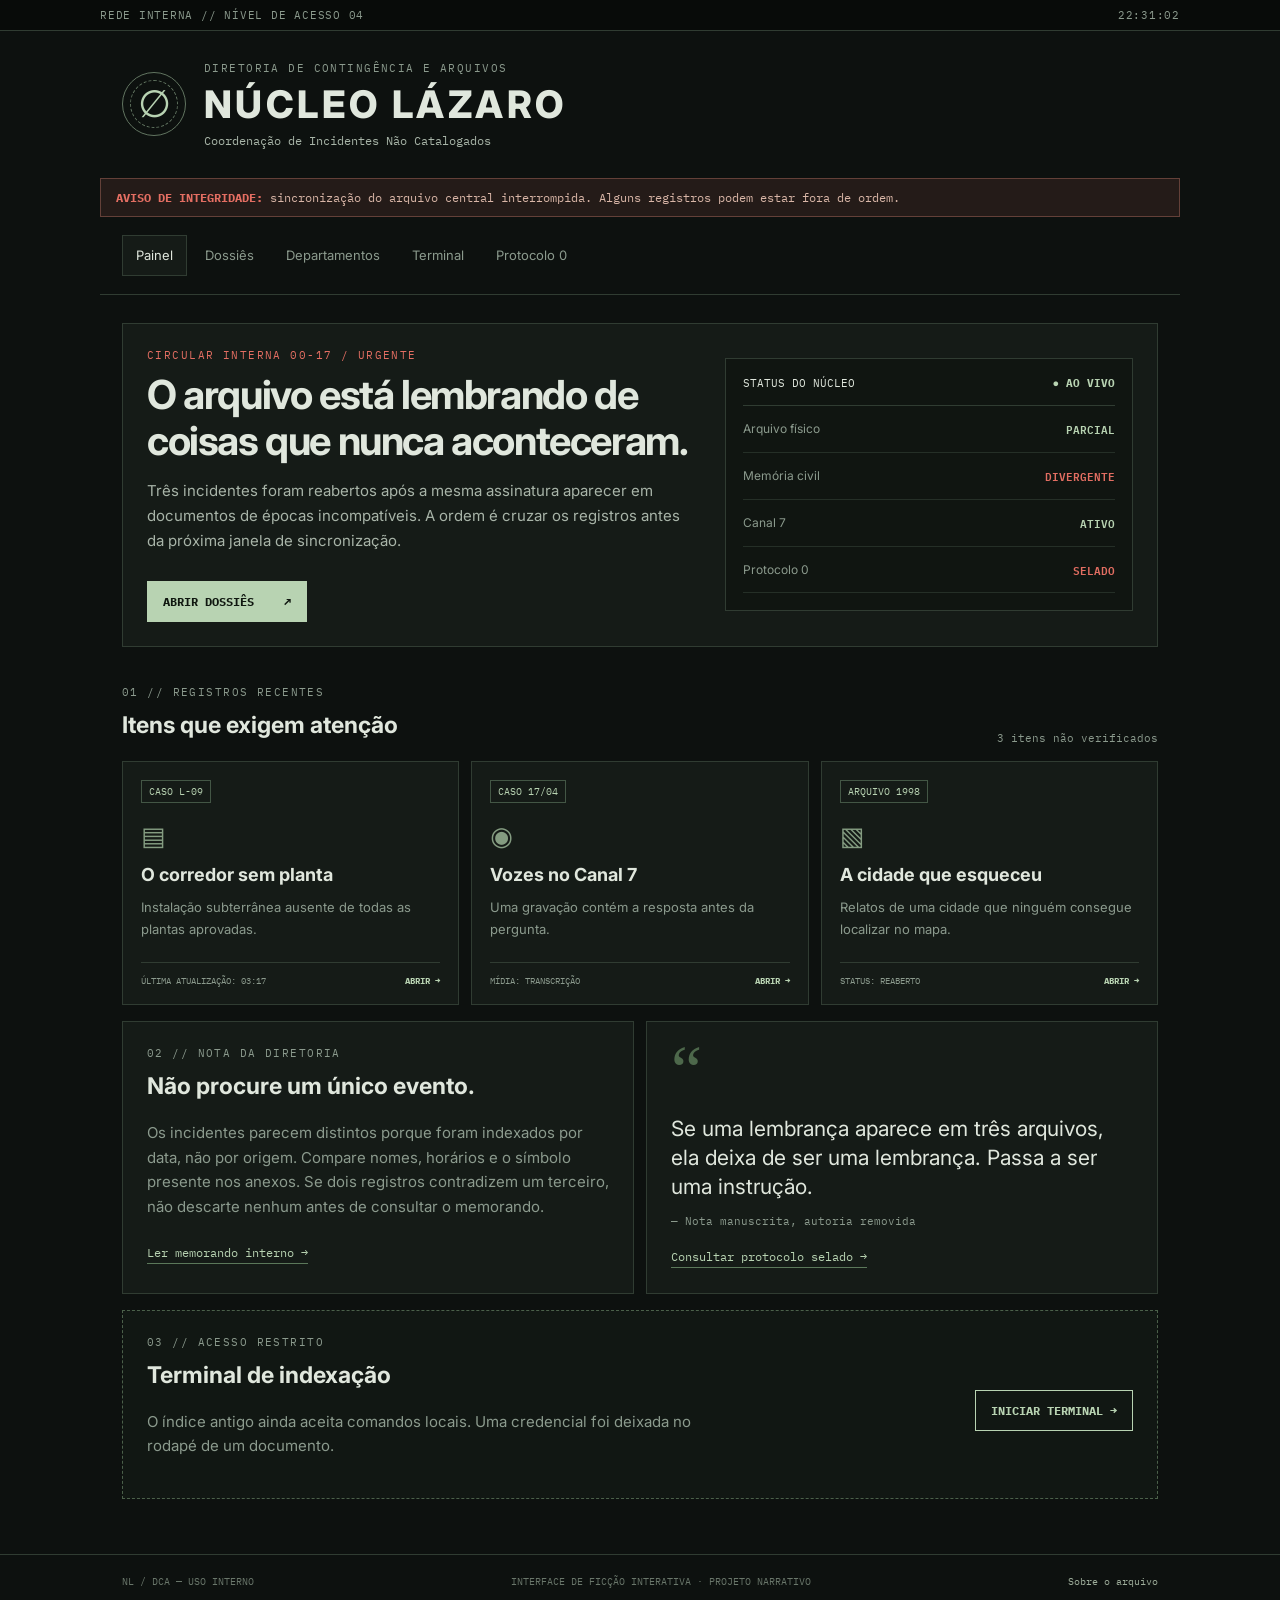
<file: index.html>
<!doctype html>
<html lang="pt-BR">
<head>
<meta charset="utf-8"><meta name="viewport" content="width=device-width,initial-scale=1">
<meta name="theme-color" content="#111713">
<title>INTRANET // NÚCLEO LÁZARO</title><link rel="stylesheet" href="style.css">
</head>
<body>
<div class="topline"><span>REDE INTERNA // NÍVEL DE ACESSO 04</span><span id="clock">00:00:00</span></div>
<header class="masthead">
  <div class="seal" aria-hidden="true"><span>∅</span><i></i></div>
  <div><p class="eyebrow">DIRETORIA DE CONTINGÊNCIA E ARQUIVOS</p><h1>NÚCLEO LÁZARO</h1><p class="subhead">Coordenação de Incidentes Não Catalogados</p></div>
</header>
<div class="warning"><strong>AVISO DE INTEGRIDADE:</strong> sincronização do arquivo central interrompida. Alguns registros podem estar fora de ordem.</div>
<nav class="nav"><a class="active" href="index.html">Painel</a><a href="dossies.html">Dossiês</a><a href="departamentos.html">Departamentos</a><a href="terminal.html">Terminal</a><a href="protocolo.html">Protocolo 0</a></nav>
<main>
<section class="hero panel">
  <div><p class="eyebrow red">CIRCULAR INTERNA 00-17 / URGENTE</p><h2>O arquivo está lembrando de coisas que nunca aconteceram.</h2><p>Três incidentes foram reabertos após a mesma assinatura aparecer em documentos de épocas incompatíveis. A ordem é cruzar os registros antes da próxima janela de sincronização.</p><a class="button" href="dossies.html">ABRIR DOSSIÊS <span>↗</span></a></div>
  <div class="statusbox"><div class="statushead"><span>STATUS DO NÚCLEO</span><b class="pulse">● AO VIVO</b></div><div class="statusrow"><span>Arquivo físico</span><b>PARCIAL</b></div><div class="statusrow"><span>Memória civil</span><b class="red">DIVERGENTE</b></div><div class="statusrow"><span>Canal 7</span><b>ATIVO</b></div><div class="statusrow"><span>Protocolo 0</span><b class="red">SELADO</b></div></div>
</section>
<section class="section-head"><div><p class="eyebrow">01 // REGISTROS RECENTES</p><h2>Itens que exigem atenção</h2></div><span class="muted">3 itens não verificados</span></section>
<div class="cards">
<a class="file-card" href="dossie-l09.html"><span class="tag">CASO L-09</span><span class="file-icon">▤</span><h3>O corredor sem planta</h3><p>Instalação subterrânea ausente de todas as plantas aprovadas.</p><span class="card-foot">ÚLTIMA ATUALIZAÇÃO: 03:17 <b>ABRIR →</b></span></a>
<a class="file-card" href="dossie-17.html"><span class="tag">CASO 17/04</span><span class="file-icon">◉</span><h3>Vozes no Canal 7</h3><p>Uma gravação contém a resposta antes da pergunta.</p><span class="card-foot">MÍDIA: TRANSCRIÇÃO <b>ABRIR →</b></span></a>
<a class="file-card" href="dossie-1998.html"><span class="tag">ARQUIVO 1998</span><span class="file-icon">▧</span><h3>A cidade que esqueceu</h3><p>Relatos de uma cidade que ninguém consegue localizar no mapa.</p><span class="card-foot">STATUS: REABERTO <b>ABRIR →</b></span></a>
</div>
<section class="split">
<div class="panel"><p class="eyebrow">02 // NOTA DA DIRETORIA</p><h2>Não procure um único evento.</h2><p>Os incidentes parecem distintos porque foram indexados por data, não por origem. Compare nomes, horários e o símbolo presente nos anexos. Se dois registros contradizem um terceiro, não descarte nenhum antes de consultar o memorando.</p><a class="textlink" href="memorando.html">Ler memorando interno →</a></div>
<div class="panel quote"><span class="quote-mark">“</span><blockquote>Se uma lembrança aparece em três arquivos, ela deixa de ser uma lembrança. Passa a ser uma instrução.</blockquote><p>— Nota manuscrita, autoria removida</p><a class="textlink" href="protocolo.html">Consultar protocolo selado →</a></div>
</section>
<section class="terminal-teaser"><div><p class="eyebrow">03 // ACESSO RESTRITO</p><h2>Terminal de indexação</h2><p>O índice antigo ainda aceita comandos locais. Uma credencial foi deixada no rodapé de um documento.</p></div><a class="button secondary" href="terminal.html">INICIAR TERMINAL →</a></section>
</main>
<footer><span>NL / DCA — USO INTERNO</span><span>INTERFACE DE FICÇÃO INTERATIVA · PROJETO NARRATIVO</span><a href="sobre.html">Sobre o arquivo</a></footer>
<script src="app.js"></script>
</body></html>
</file>
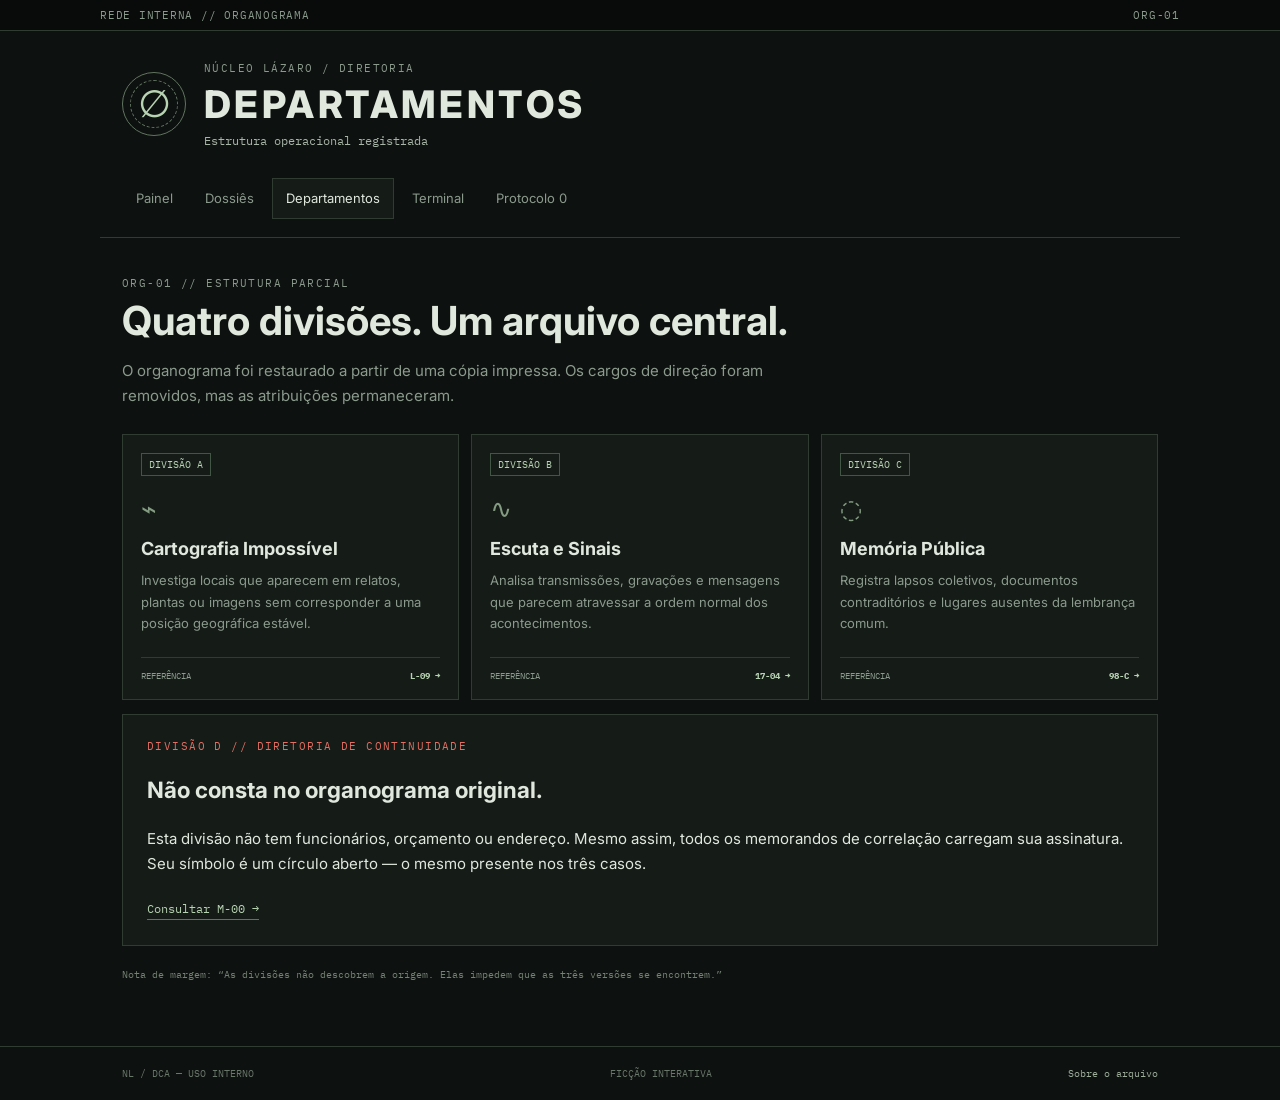
<file: departamentos.html>
<!doctype html><html lang="pt-BR"><head><meta charset="utf-8"><meta name="viewport" content="width=device-width,initial-scale=1"><title>Departamentos // NL</title><link rel="stylesheet" href="style.css"></head><body><div class="topline"><span>REDE INTERNA // ORGANOGRAMA</span><span>ORG-01</span></div><header class="masthead"><div class="seal"><span>∅</span><i></i></div><div><p class="eyebrow">NÚCLEO LÁZARO / DIRETORIA</p><h1>DEPARTAMENTOS</h1><p class="subhead">Estrutura operacional registrada</p></div></header><nav class="nav"><a href="index.html">Painel</a><a href="dossies.html">Dossiês</a><a class="active" href="departamentos.html">Departamentos</a><a href="terminal.html">Terminal</a><a href="protocolo.html">Protocolo 0</a></nav><main><div class="page-title"><p class="eyebrow">ORG-01 // ESTRUTURA PARCIAL</p><h2>Quatro divisões. Um arquivo central.</h2><p>O organograma foi restaurado a partir de uma cópia impressa. Os cargos de direção foram removidos, mas as atribuições permaneceram.</p></div><div class="cards">
<a class="file-card" href="dossie-l09.html"><span class="tag">DIVISÃO A</span><span class="file-icon">⌁</span><h3>Cartografia Impossível</h3><p>Investiga locais que aparecem em relatos, plantas ou imagens sem corresponder a uma posição geográfica estável.</p><span class="card-foot">REFERÊNCIA <b>L-09 →</b></span></a>
<a class="file-card" href="dossie-17.html"><span class="tag">DIVISÃO B</span><span class="file-icon">∿</span><h3>Escuta e Sinais</h3><p>Analisa transmissões, gravações e mensagens que parecem atravessar a ordem normal dos acontecimentos.</p><span class="card-foot">REFERÊNCIA <b>17-04 →</b></span></a>
<a class="file-card" href="dossie-1998.html"><span class="tag">DIVISÃO C</span><span class="file-icon">◌</span><h3>Memória Pública</h3><p>Registra lapsos coletivos, documentos contraditórios e lugares ausentes da lembrança comum.</p><span class="card-foot">REFERÊNCIA <b>98-C →</b></span></a></div><section class="panel" style="margin-top:14px"><p class="eyebrow red">DIVISÃO D // DIRETORIA DE CONTINUIDADE</p><h2>Não consta no organograma original.</h2><p>Esta divisão não tem funcionários, orçamento ou endereço. Mesmo assim, todos os memorandos de correlação carregam sua assinatura. Seu símbolo é um círculo aberto — o mesmo presente nos três casos.</p><a class="textlink" href="memorando.html">Consultar M-00 →</a></section><p class="footnote">Nota de margem: “As divisões não descobrem a origem. Elas impedem que as três versões se encontrem.”</p></main><footer><span>NL / DCA — USO INTERNO</span><span>FICÇÃO INTERATIVA</span><a href="sobre.html">Sobre o arquivo</a></footer></body></html>
</file>
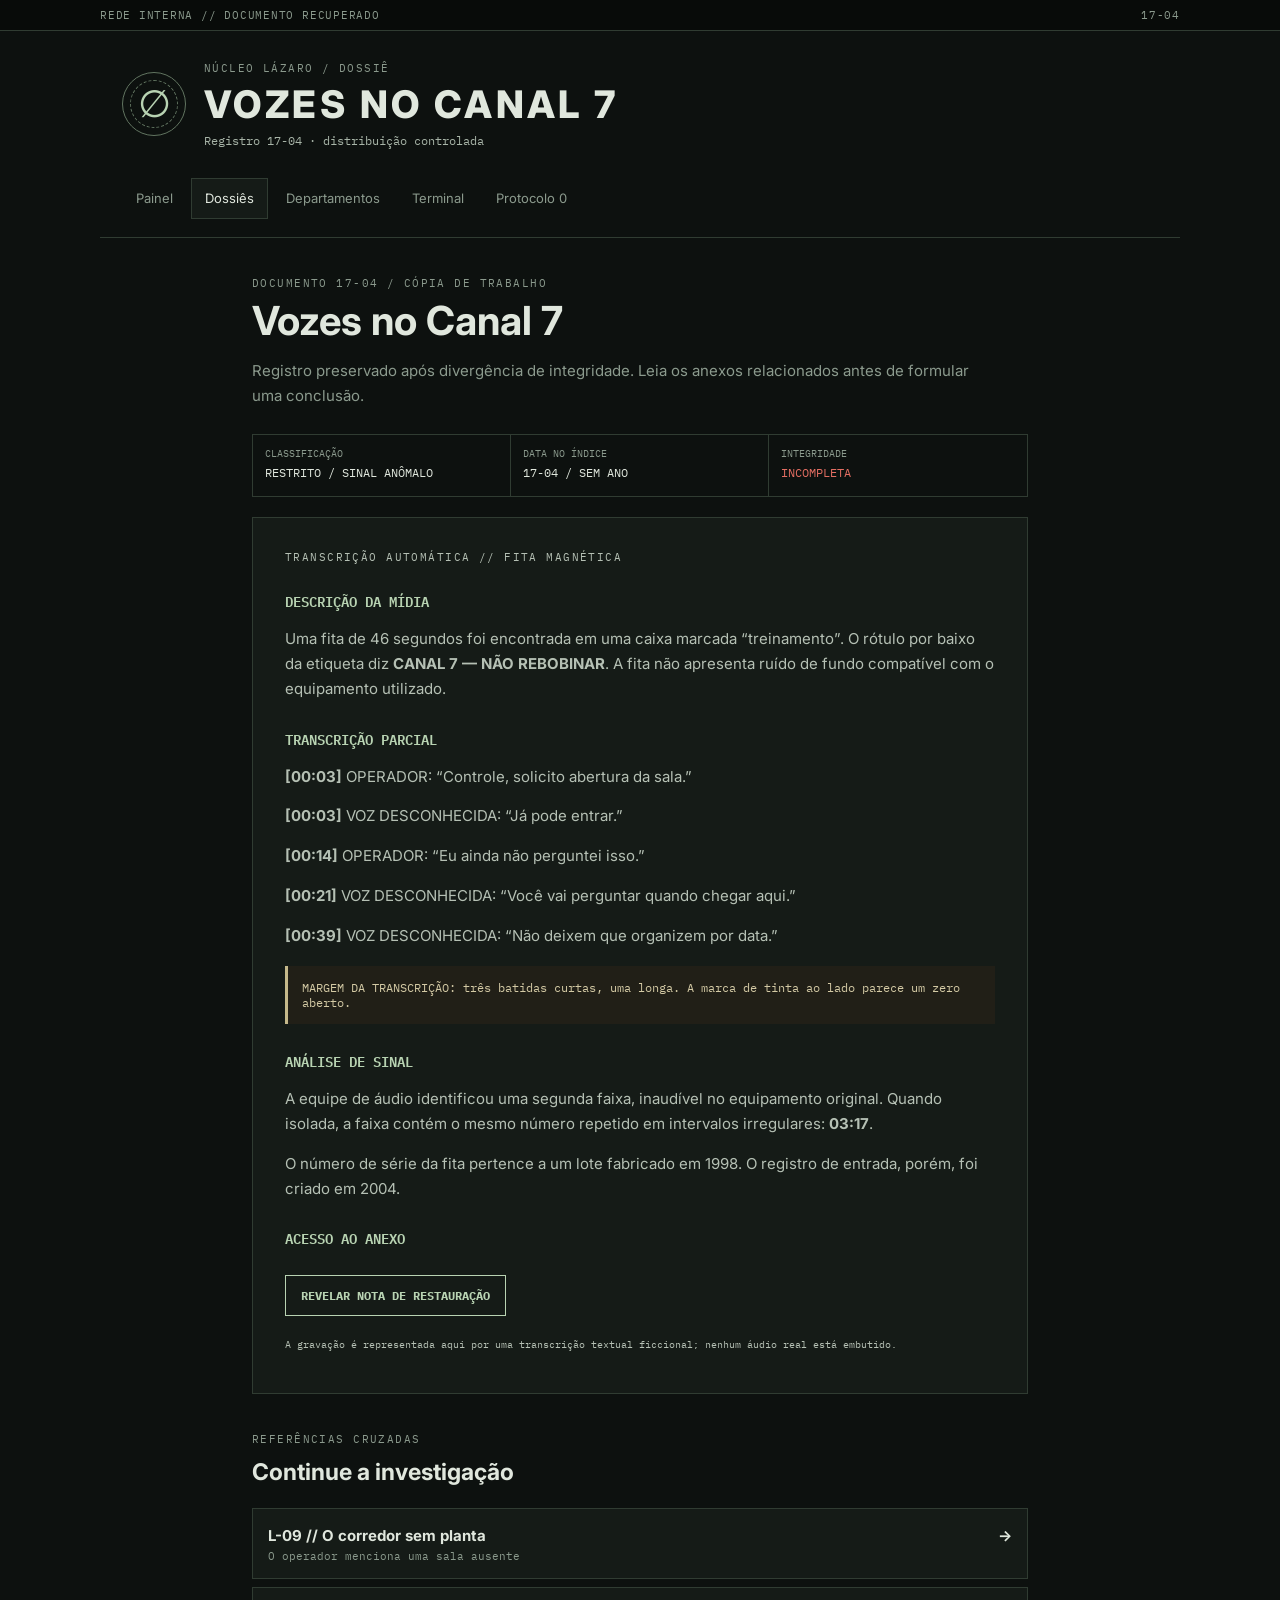
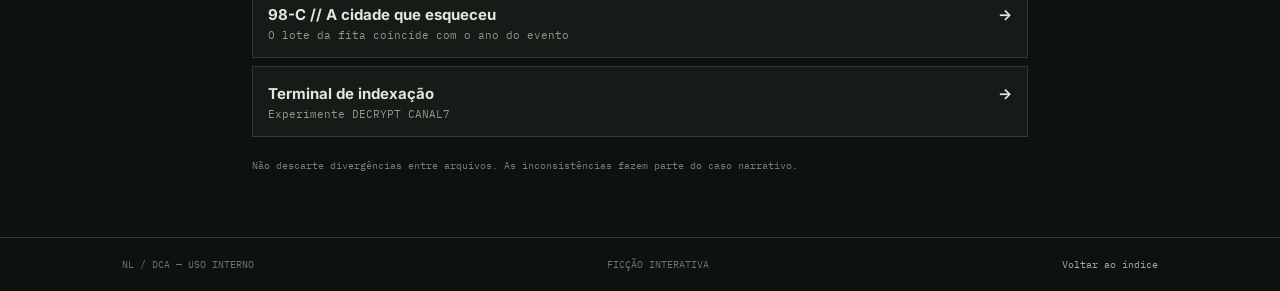
<file: dossie-17.html>
<!doctype html><html lang="pt-BR"><head><meta charset="utf-8"><meta name="viewport" content="width=device-width,initial-scale=1"><title>17-04 // Vozes no Canal 7</title><link rel="stylesheet" href="style.css"></head><body>
<div class="topline"><span>REDE INTERNA // DOCUMENTO RECUPERADO</span><span>17-04</span></div><header class="masthead"><div class="seal"><span>∅</span><i></i></div><div><p class="eyebrow">NÚCLEO LÁZARO / DOSSIÊ</p><h1>VOZES NO CANAL 7</h1><p class="subhead">Registro 17-04 · distribuição controlada</p></div></header>
<nav class="nav"><a href="index.html">Painel</a><a class="active" href="dossies.html">Dossiês</a><a href="departamentos.html">Departamentos</a><a href="terminal.html">Terminal</a><a href="protocolo.html">Protocolo 0</a></nav><main class="document">
<div class="page-title"><p class="eyebrow">DOCUMENTO 17-04 / CÓPIA DE TRABALHO</p><h2>Vozes no Canal 7</h2><p>Registro preservado após divergência de integridade. Leia os anexos relacionados antes de formular uma conclusão.</p></div>
<div class="doc-meta"><div><small>CLASSIFICAÇÃO</small><b>RESTRITO / SINAL ANÔMALO</b></div><div><small>DATA NO ÍNDICE</small><b>17-04 / SEM ANO</b></div><div><small>INTEGRIDADE</small><b class="red">INCOMPLETA</b></div></div>
<article class="doc-body">
<p class="eyebrow">TRANSCRIÇÃO AUTOMÁTICA // FITA MAGNÉTICA</p><h3>DESCRIÇÃO DA MÍDIA</h3><p>Uma fita de 46 segundos foi encontrada em uma caixa marcada “treinamento”. O rótulo por baixo da etiqueta diz <b>CANAL 7 — NÃO REBOBINAR</b>. A fita não apresenta ruído de fundo compatível com o equipamento utilizado.</p>
<h3>TRANSCRIÇÃO PARCIAL</h3><p><b>[00:03]</b> OPERADOR: “Controle, solicito abertura da sala.”</p><p><b>[00:03]</b> VOZ DESCONHECIDA: “Já pode entrar.”</p><p><b>[00:14]</b> OPERADOR: “Eu ainda não perguntei isso.”</p><p><b>[00:21]</b> VOZ DESCONHECIDA: “Você vai perguntar quando chegar aqui.”</p><p><b>[00:39]</b> VOZ DESCONHECIDA: “Não deixem que organizem por data.”</p>
<div class="clue">MARGEM DA TRANSCRIÇÃO: três batidas curtas, uma longa. A marca de tinta ao lado parece um zero aberto.</div>
<h3>ANÁLISE DE SINAL</h3><p>A equipe de áudio identificou uma segunda faixa, inaudível no equipamento original. Quando isolada, a faixa contém o mesmo número repetido em intervalos irregulares: <b>03:17</b>.</p><p>O número de série da fita pertence a um lote fabricado em 1998. O registro de entrada, porém, foi criado em 2004.</p>
<h3>ACESSO AO ANEXO</h3><button class="button secondary" type="button" data-reveal="annex">REVELAR NOTA DE RESTAURAÇÃO</button><div id="annex" class="clue hidden">“O sinal não vem de um transmissor. A antena está recebendo o lado de dentro do arquivo.”</div>
<p class="footnote">A gravação é representada aqui por uma transcrição textual ficcional; nenhum áudio real está embutido.</p></article>
<div class="section-head"><div><p class="eyebrow">REFERÊNCIAS CRUZADAS</p><h2>Continue a investigação</h2></div></div><div class="links-list"><a href="dossie-l09.html"><span><b>L-09 // O corredor sem planta</b><small>O operador menciona uma sala ausente</small></span><b>→</b></a><a href="dossie-1998.html"><span><b>98-C // A cidade que esqueceu</b><small>O lote da fita coincide com o ano do evento</small></span><b>→</b></a><a href="terminal.html"><span><b>Terminal de indexação</b><small>Experimente DECRYPT CANAL7</small></span><b>→</b></a></div><p class="footnote">Não descarte divergências entre arquivos. As inconsistências fazem parte do caso narrativo.</p></main><footer><span>NL / DCA — USO INTERNO</span><span>FICÇÃO INTERATIVA</span><a href="dossies.html">Voltar ao índice</a></footer><script src="app.js"></script></body></html>
</file>
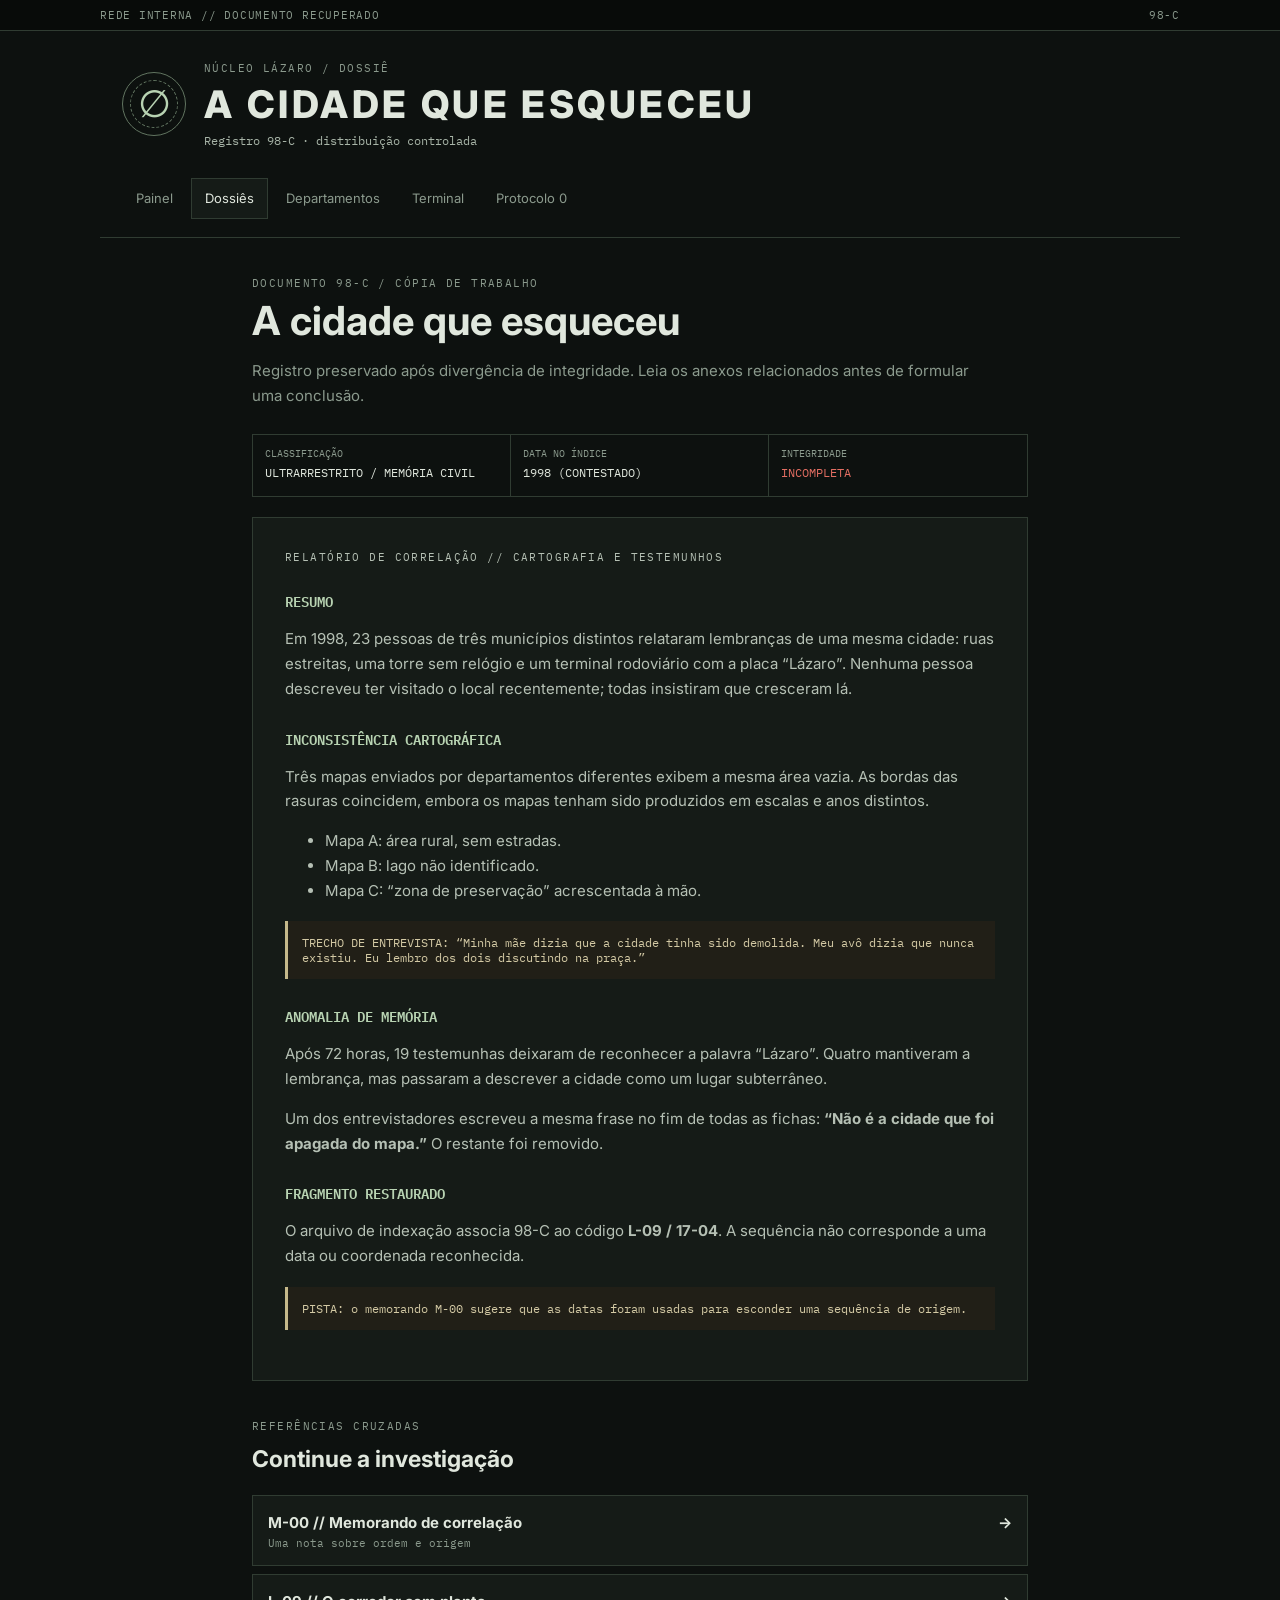
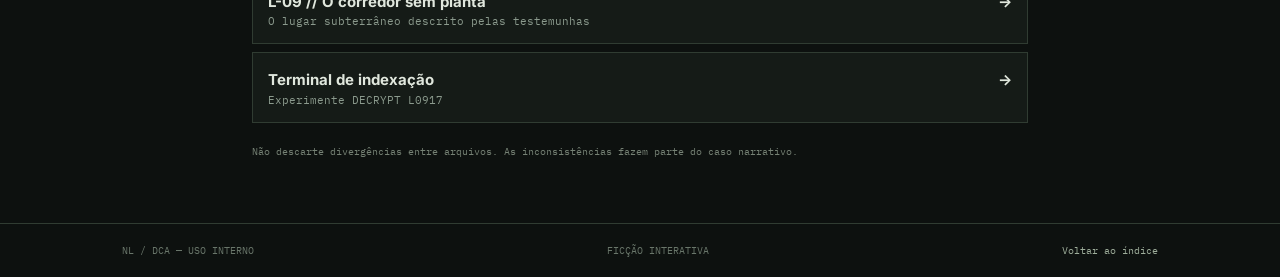
<file: dossie-1998.html>
<!doctype html><html lang="pt-BR"><head><meta charset="utf-8"><meta name="viewport" content="width=device-width,initial-scale=1"><title>98-C // A cidade que esqueceu</title><link rel="stylesheet" href="style.css"></head><body>
<div class="topline"><span>REDE INTERNA // DOCUMENTO RECUPERADO</span><span>98-C</span></div><header class="masthead"><div class="seal"><span>∅</span><i></i></div><div><p class="eyebrow">NÚCLEO LÁZARO / DOSSIÊ</p><h1>A CIDADE QUE ESQUECEU</h1><p class="subhead">Registro 98-C · distribuição controlada</p></div></header>
<nav class="nav"><a href="index.html">Painel</a><a class="active" href="dossies.html">Dossiês</a><a href="departamentos.html">Departamentos</a><a href="terminal.html">Terminal</a><a href="protocolo.html">Protocolo 0</a></nav><main class="document">
<div class="page-title"><p class="eyebrow">DOCUMENTO 98-C / CÓPIA DE TRABALHO</p><h2>A cidade que esqueceu</h2><p>Registro preservado após divergência de integridade. Leia os anexos relacionados antes de formular uma conclusão.</p></div>
<div class="doc-meta"><div><small>CLASSIFICAÇÃO</small><b>ULTRARRESTRITO / MEMÓRIA CIVIL</b></div><div><small>DATA NO ÍNDICE</small><b>1998 (CONTESTADO)</b></div><div><small>INTEGRIDADE</small><b class="red">INCOMPLETA</b></div></div>
<article class="doc-body">
<p class="eyebrow">RELATÓRIO DE CORRELAÇÃO // CARTOGRAFIA E TESTEMUNHOS</p><h3>RESUMO</h3><p>Em 1998, 23 pessoas de três municípios distintos relataram lembranças de uma mesma cidade: ruas estreitas, uma torre sem relógio e um terminal rodoviário com a placa “Lázaro”. Nenhuma pessoa descreveu ter visitado o local recentemente; todas insistiram que cresceram lá.</p>
<h3>INCONSISTÊNCIA CARTOGRÁFICA</h3><p>Três mapas enviados por departamentos diferentes exibem a mesma área vazia. As bordas das rasuras coincidem, embora os mapas tenham sido produzidos em escalas e anos distintos.</p><ul><li>Mapa A: área rural, sem estradas.</li><li>Mapa B: lago não identificado.</li><li>Mapa C: “zona de preservação” acrescentada à mão.</li></ul>
<div class="clue">TRECHO DE ENTREVISTA: “Minha mãe dizia que a cidade tinha sido demolida. Meu avô dizia que nunca existiu. Eu lembro dos dois discutindo na praça.”</div>
<h3>ANOMALIA DE MEMÓRIA</h3><p>Após 72 horas, 19 testemunhas deixaram de reconhecer a palavra “Lázaro”. Quatro mantiveram a lembrança, mas passaram a descrever a cidade como um lugar subterrâneo.</p><p>Um dos entrevistadores escreveu a mesma frase no fim de todas as fichas: <b>“Não é a cidade que foi apagada do mapa.”</b> O restante foi removido.</p>
<h3>FRAGMENTO RESTAURADO</h3><p>O arquivo de indexação associa 98-C ao código <b>L-09 / 17-04</b>. A sequência não corresponde a uma data ou coordenada reconhecida.</p>
<div class="clue">PISTA: o memorando M-00 sugere que as datas foram usadas para esconder uma sequência de origem.</div></article>
<div class="section-head"><div><p class="eyebrow">REFERÊNCIAS CRUZADAS</p><h2>Continue a investigação</h2></div></div><div class="links-list"><a href="memorando.html"><span><b>M-00 // Memorando de correlação</b><small>Uma nota sobre ordem e origem</small></span><b>→</b></a><a href="dossie-l09.html"><span><b>L-09 // O corredor sem planta</b><small>O lugar subterrâneo descrito pelas testemunhas</small></span><b>→</b></a><a href="terminal.html"><span><b>Terminal de indexação</b><small>Experimente DECRYPT L0917</small></span><b>→</b></a></div><p class="footnote">Não descarte divergências entre arquivos. As inconsistências fazem parte do caso narrativo.</p></main><footer><span>NL / DCA — USO INTERNO</span><span>FICÇÃO INTERATIVA</span><a href="dossies.html">Voltar ao índice</a></footer><script src="app.js"></script></body></html>
</file>
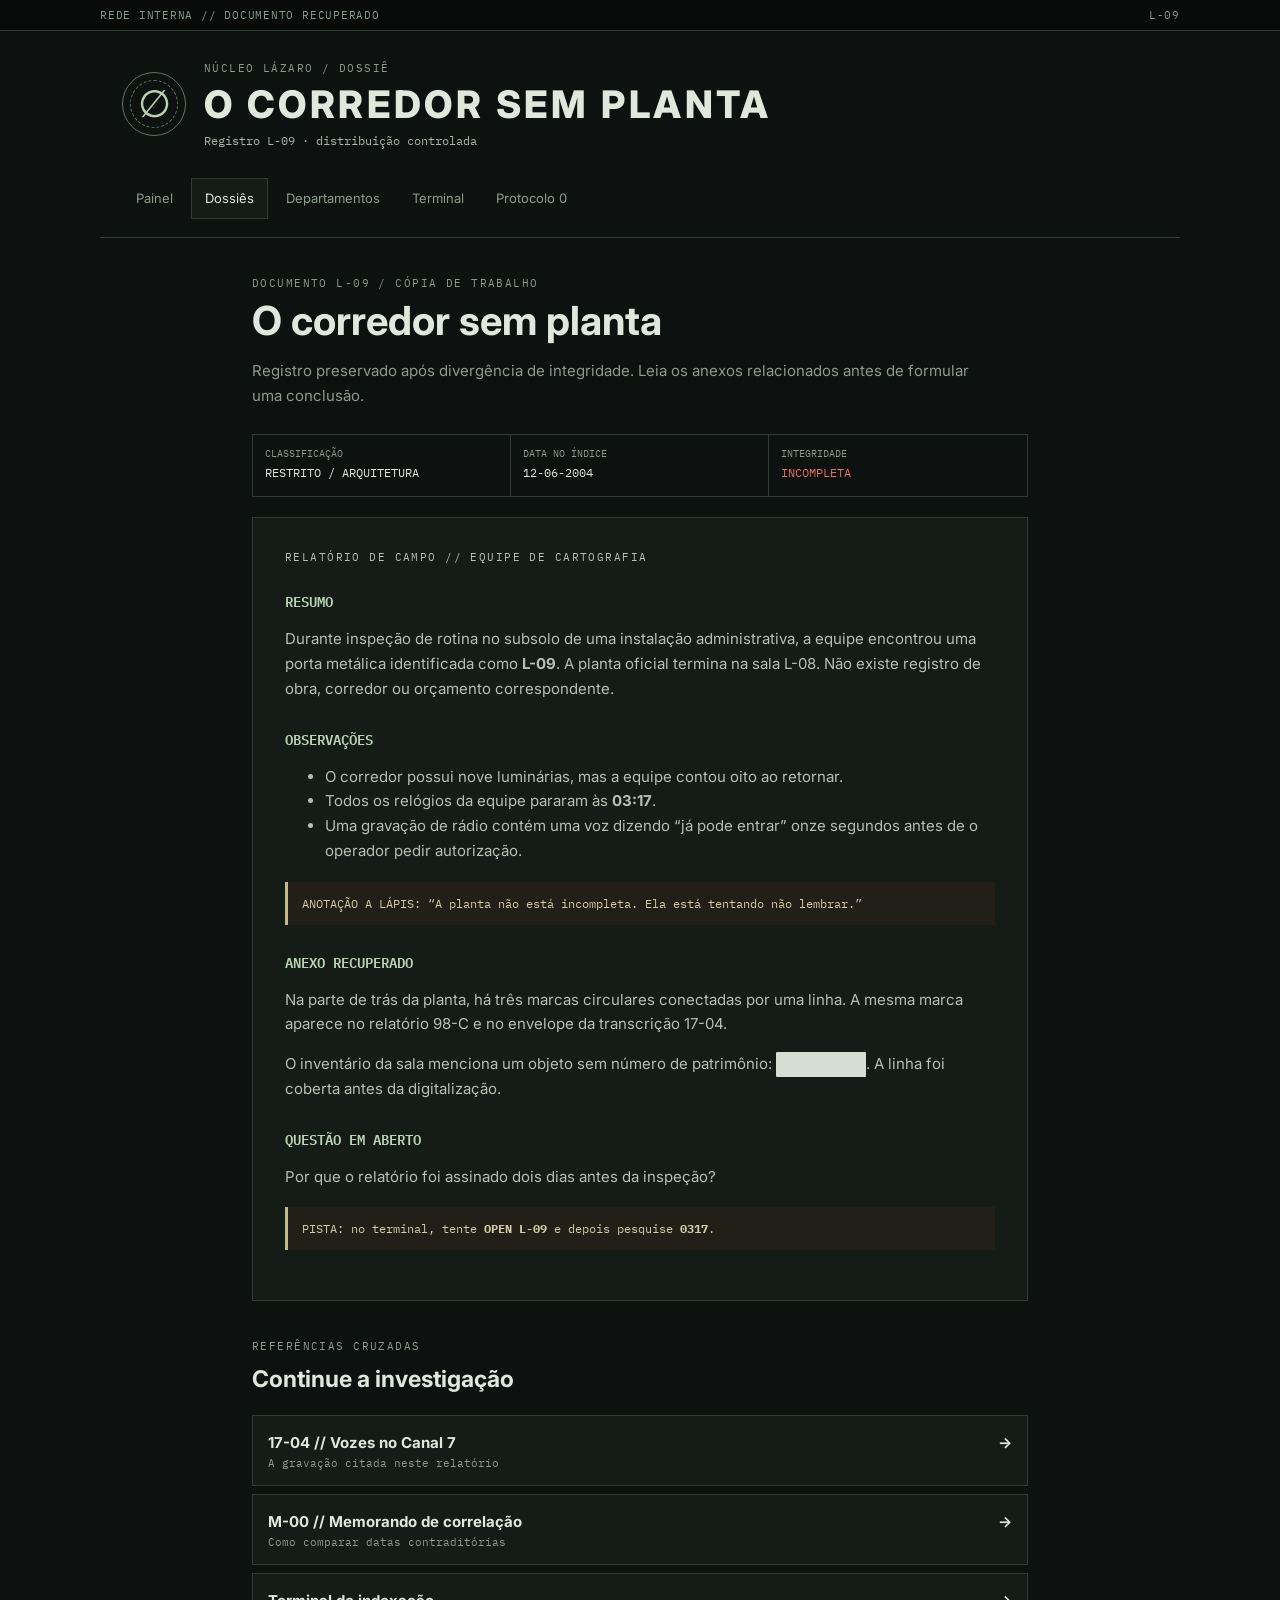
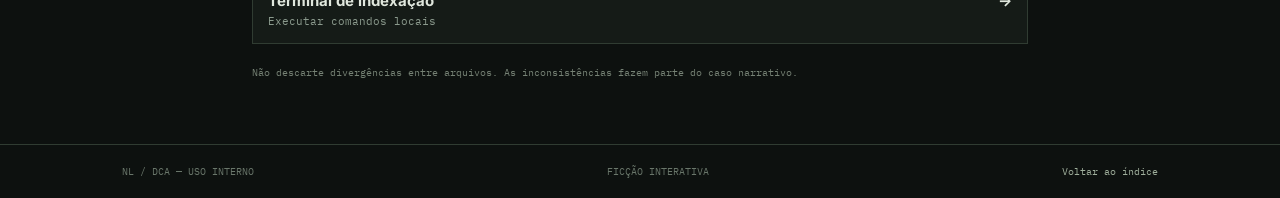
<file: dossie-l09.html>
<!doctype html><html lang="pt-BR"><head><meta charset="utf-8"><meta name="viewport" content="width=device-width,initial-scale=1"><title>L-09 // O corredor sem planta</title><link rel="stylesheet" href="style.css"></head><body>
<div class="topline"><span>REDE INTERNA // DOCUMENTO RECUPERADO</span><span>L-09</span></div><header class="masthead"><div class="seal"><span>∅</span><i></i></div><div><p class="eyebrow">NÚCLEO LÁZARO / DOSSIÊ</p><h1>O CORREDOR SEM PLANTA</h1><p class="subhead">Registro L-09 · distribuição controlada</p></div></header>
<nav class="nav"><a href="index.html">Painel</a><a class="active" href="dossies.html">Dossiês</a><a href="departamentos.html">Departamentos</a><a href="terminal.html">Terminal</a><a href="protocolo.html">Protocolo 0</a></nav><main class="document">
<div class="page-title"><p class="eyebrow">DOCUMENTO L-09 / CÓPIA DE TRABALHO</p><h2>O corredor sem planta</h2><p>Registro preservado após divergência de integridade. Leia os anexos relacionados antes de formular uma conclusão.</p></div>
<div class="doc-meta"><div><small>CLASSIFICAÇÃO</small><b>RESTRITO / ARQUITETURA</b></div><div><small>DATA NO ÍNDICE</small><b>12-06-2004</b></div><div><small>INTEGRIDADE</small><b class="red">INCOMPLETA</b></div></div>
<article class="doc-body">
<p class="eyebrow">RELATÓRIO DE CAMPO // EQUIPE DE CARTOGRAFIA</p>
<h3>RESUMO</h3><p>Durante inspeção de rotina no subsolo de uma instalação administrativa, a equipe encontrou uma porta metálica identificada como <b>L-09</b>. A planta oficial termina na sala L-08. Não existe registro de obra, corredor ou orçamento correspondente.</p>
<h3>OBSERVAÇÕES</h3><ul><li>O corredor possui nove luminárias, mas a equipe contou oito ao retornar.</li><li>Todos os relógios da equipe pararam às <b>03:17</b>.</li><li>Uma gravação de rádio contém uma voz dizendo “já pode entrar” onze segundos antes de o operador pedir autorização.</li></ul>
<div class="clue">ANOTAÇÃO A LÁPIS: “A planta não está incompleta. Ela está tentando não lembrar.”</div>
<h3>ANEXO RECUPERADO</h3><p>Na parte de trás da planta, há três marcas circulares conectadas por uma linha. A mesma marca aparece no relatório 98-C e no envelope da transcrição 17-04.</p>
<p>O inventário da sala menciona um objeto sem número de patrimônio: <span class="redact">__________</span>. A linha foi coberta antes da digitalização.</p>
<h3>QUESTÃO EM ABERTO</h3><p>Por que o relatório foi assinado dois dias antes da inspeção?</p>
<div class="clue">PISTA: no terminal, tente <b>OPEN L-09</b> e depois pesquise <b>0317</b>.</div></article>
<div class="section-head"><div><p class="eyebrow">REFERÊNCIAS CRUZADAS</p><h2>Continue a investigação</h2></div></div><div class="links-list"><a href="dossie-17.html"><span><b>17-04 // Vozes no Canal 7</b><small>A gravação citada neste relatório</small></span><b>→</b></a><a href="memorando.html"><span><b>M-00 // Memorando de correlação</b><small>Como comparar datas contraditórias</small></span><b>→</b></a><a href="terminal.html"><span><b>Terminal de indexação</b><small>Executar comandos locais</small></span><b>→</b></a></div><p class="footnote">Não descarte divergências entre arquivos. As inconsistências fazem parte do caso narrativo.</p></main><footer><span>NL / DCA — USO INTERNO</span><span>FICÇÃO INTERATIVA</span><a href="dossies.html">Voltar ao índice</a></footer><script src="app.js"></script></body></html>
</file>
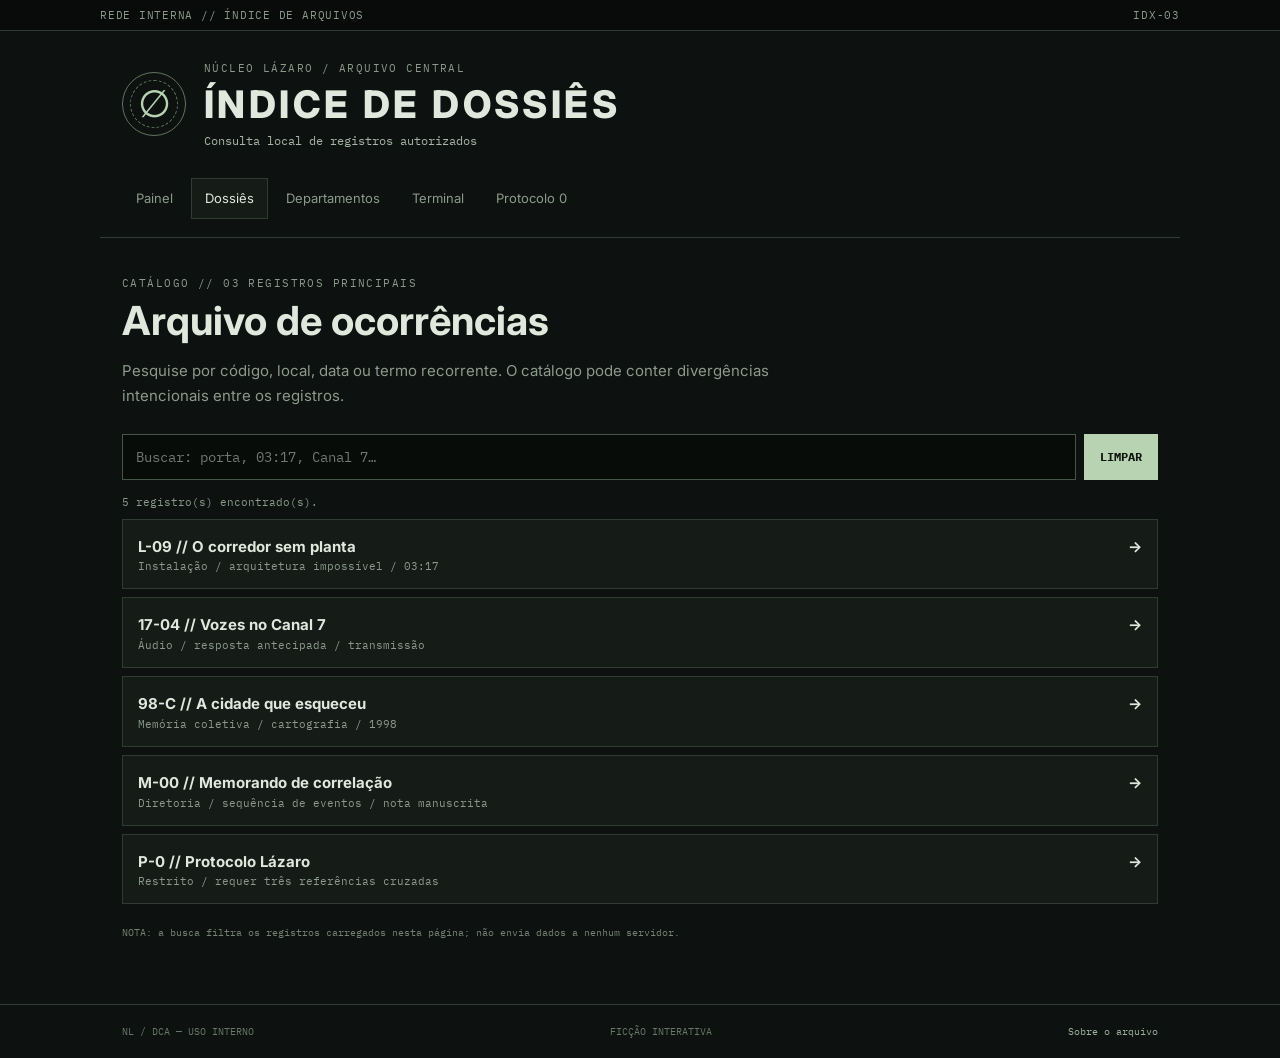
<file: dossies.html>
<!doctype html><html lang="pt-BR"><head><meta charset="utf-8"><meta name="viewport" content="width=device-width,initial-scale=1"><title>Índice de dossiês // NL</title><link rel="stylesheet" href="style.css"></head><body>
<div class="topline"><span>REDE INTERNA // ÍNDICE DE ARQUIVOS</span><span>IDX-03</span></div><header class="masthead"><div class="seal"><span>∅</span><i></i></div><div><p class="eyebrow">NÚCLEO LÁZARO / ARQUIVO CENTRAL</p><h1>ÍNDICE DE DOSSIÊS</h1><p class="subhead">Consulta local de registros autorizados</p></div></header>
<nav class="nav"><a href="index.html">Painel</a><a class="active" href="dossies.html">Dossiês</a><a href="departamentos.html">Departamentos</a><a href="terminal.html">Terminal</a><a href="protocolo.html">Protocolo 0</a></nav><main>
<div class="page-title"><p class="eyebrow">CATÁLOGO // 03 REGISTROS PRINCIPAIS</p><h2>Arquivo de ocorrências</h2><p>Pesquise por código, local, data ou termo recorrente. O catálogo pode conter divergências intencionais entre os registros.</p></div>
<div class="searchbar"><input id="archiveSearch" type="search" placeholder="Buscar: porta, 03:17, Canal 7…" aria-label="Buscar nos dossiês"><button type="button" onclick="document.getElementById('archiveSearch').value='';document.getElementById('archiveSearch').dispatchEvent(new Event('input'))">LIMPAR</button></div><p id="searchStatus" class="result-note" aria-live="polite"></p>
<div class="links-list">
<a data-searchable href="dossie-l09.html"><span><b>L-09 // O corredor sem planta</b><small>Instalação / arquitetura impossível / 03:17</small></span><b>→</b></a>
<a data-searchable href="dossie-17.html"><span><b>17-04 // Vozes no Canal 7</b><small>Áudio / resposta antecipada / transmissão</small></span><b>→</b></a>
<a data-searchable href="dossie-1998.html"><span><b>98-C // A cidade que esqueceu</b><small>Memória coletiva / cartografia / 1998</small></span><b>→</b></a>
<a data-searchable href="memorando.html"><span><b>M-00 // Memorando de correlação</b><small>Diretoria / sequência de eventos / nota manuscrita</small></span><b>→</b></a>
<a data-searchable href="protocolo.html"><span><b>P-0 // Protocolo Lázaro</b><small>Restrito / requer três referências cruzadas</small></span><b>→</b></a>
</div><p class="footnote">NOTA: a busca filtra os registros carregados nesta página; não envia dados a nenhum servidor.</p></main><footer><span>NL / DCA — USO INTERNO</span><span>FICÇÃO INTERATIVA</span><a href="sobre.html">Sobre o arquivo</a></footer><script src="app.js"></script></body></html>
</file>
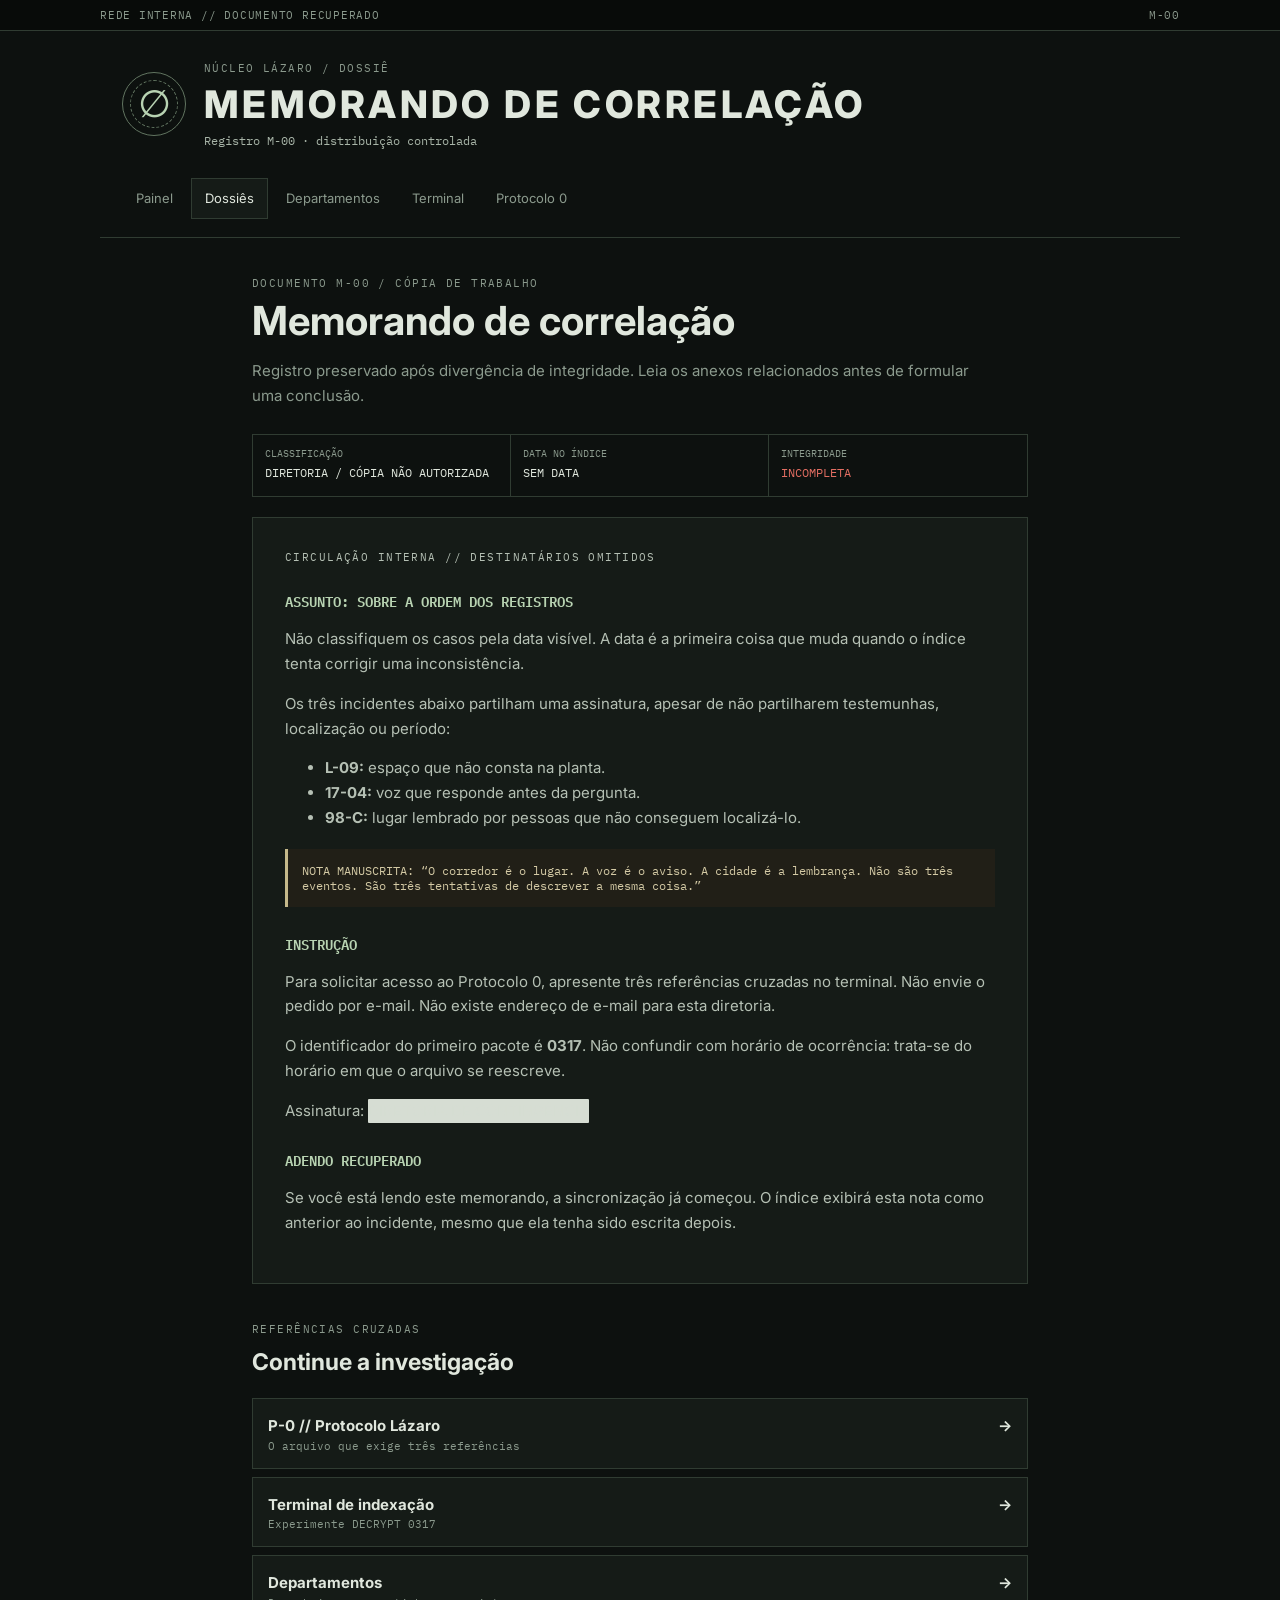
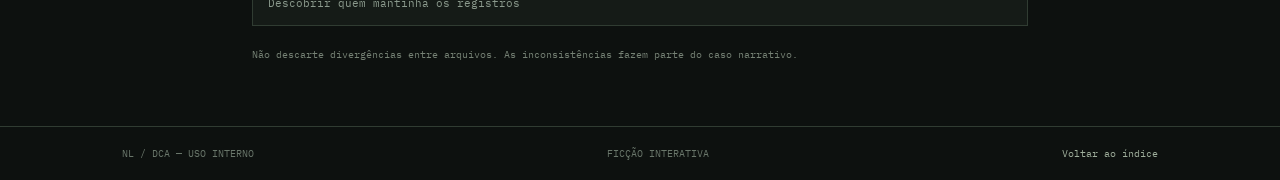
<file: memorando.html>
<!doctype html><html lang="pt-BR"><head><meta charset="utf-8"><meta name="viewport" content="width=device-width,initial-scale=1"><title>M-00 // Memorando de correlação</title><link rel="stylesheet" href="style.css"></head><body>
<div class="topline"><span>REDE INTERNA // DOCUMENTO RECUPERADO</span><span>M-00</span></div><header class="masthead"><div class="seal"><span>∅</span><i></i></div><div><p class="eyebrow">NÚCLEO LÁZARO / DOSSIÊ</p><h1>MEMORANDO DE CORRELAÇÃO</h1><p class="subhead">Registro M-00 · distribuição controlada</p></div></header>
<nav class="nav"><a href="index.html">Painel</a><a class="active" href="dossies.html">Dossiês</a><a href="departamentos.html">Departamentos</a><a href="terminal.html">Terminal</a><a href="protocolo.html">Protocolo 0</a></nav><main class="document">
<div class="page-title"><p class="eyebrow">DOCUMENTO M-00 / CÓPIA DE TRABALHO</p><h2>Memorando de correlação</h2><p>Registro preservado após divergência de integridade. Leia os anexos relacionados antes de formular uma conclusão.</p></div>
<div class="doc-meta"><div><small>CLASSIFICAÇÃO</small><b>DIRETORIA / CÓPIA NÃO AUTORIZADA</b></div><div><small>DATA NO ÍNDICE</small><b>SEM DATA</b></div><div><small>INTEGRIDADE</small><b class="red">INCOMPLETA</b></div></div>
<article class="doc-body">
<p class="eyebrow">CIRCULAÇÃO INTERNA // DESTINATÁRIOS OMITIDOS</p><h3>ASSUNTO: SOBRE A ORDEM DOS REGISTROS</h3><p>Não classifiquem os casos pela data visível. A data é a primeira coisa que muda quando o índice tenta corrigir uma inconsistência.</p><p>Os três incidentes abaixo partilham uma assinatura, apesar de não partilharem testemunhas, localização ou período:</p><ul><li><b>L-09:</b> espaço que não consta na planta.</li><li><b>17-04:</b> voz que responde antes da pergunta.</li><li><b>98-C:</b> lugar lembrado por pessoas que não conseguem localizá-lo.</li></ul>
<div class="clue">NOTA MANUSCRITA: “O corredor é o lugar. A voz é o aviso. A cidade é a lembrança. Não são três eventos. São três tentativas de descrever a mesma coisa.”</div>
<h3>INSTRUÇÃO</h3><p>Para solicitar acesso ao Protocolo 0, apresente três referências cruzadas no terminal. Não envie o pedido por e-mail. Não existe endereço de e-mail para esta diretoria.</p><p>O identificador do primeiro pacote é <b>0317</b>. Não confundir com horário de ocorrência: trata-se do horário em que o arquivo se reescreve.</p><p>Assinatura: <span class="redact">DIRETORIA DE CONTINGÊNCIA</span></p>
<h3>ADENDO RECUPERADO</h3><p>Se você está lendo este memorando, a sincronização já começou. O índice exibirá esta nota como anterior ao incidente, mesmo que ela tenha sido escrita depois.</p></article>
<div class="section-head"><div><p class="eyebrow">REFERÊNCIAS CRUZADAS</p><h2>Continue a investigação</h2></div></div><div class="links-list"><a href="protocolo.html"><span><b>P-0 // Protocolo Lázaro</b><small>O arquivo que exige três referências</small></span><b>→</b></a><a href="terminal.html"><span><b>Terminal de indexação</b><small>Experimente DECRYPT 0317</small></span><b>→</b></a><a href="departamentos.html"><span><b>Departamentos</b><small>Descobrir quem mantinha os registros</small></span><b>→</b></a></div><p class="footnote">Não descarte divergências entre arquivos. As inconsistências fazem parte do caso narrativo.</p></main><footer><span>NL / DCA — USO INTERNO</span><span>FICÇÃO INTERATIVA</span><a href="dossies.html">Voltar ao índice</a></footer><script src="app.js"></script></body></html>
</file>
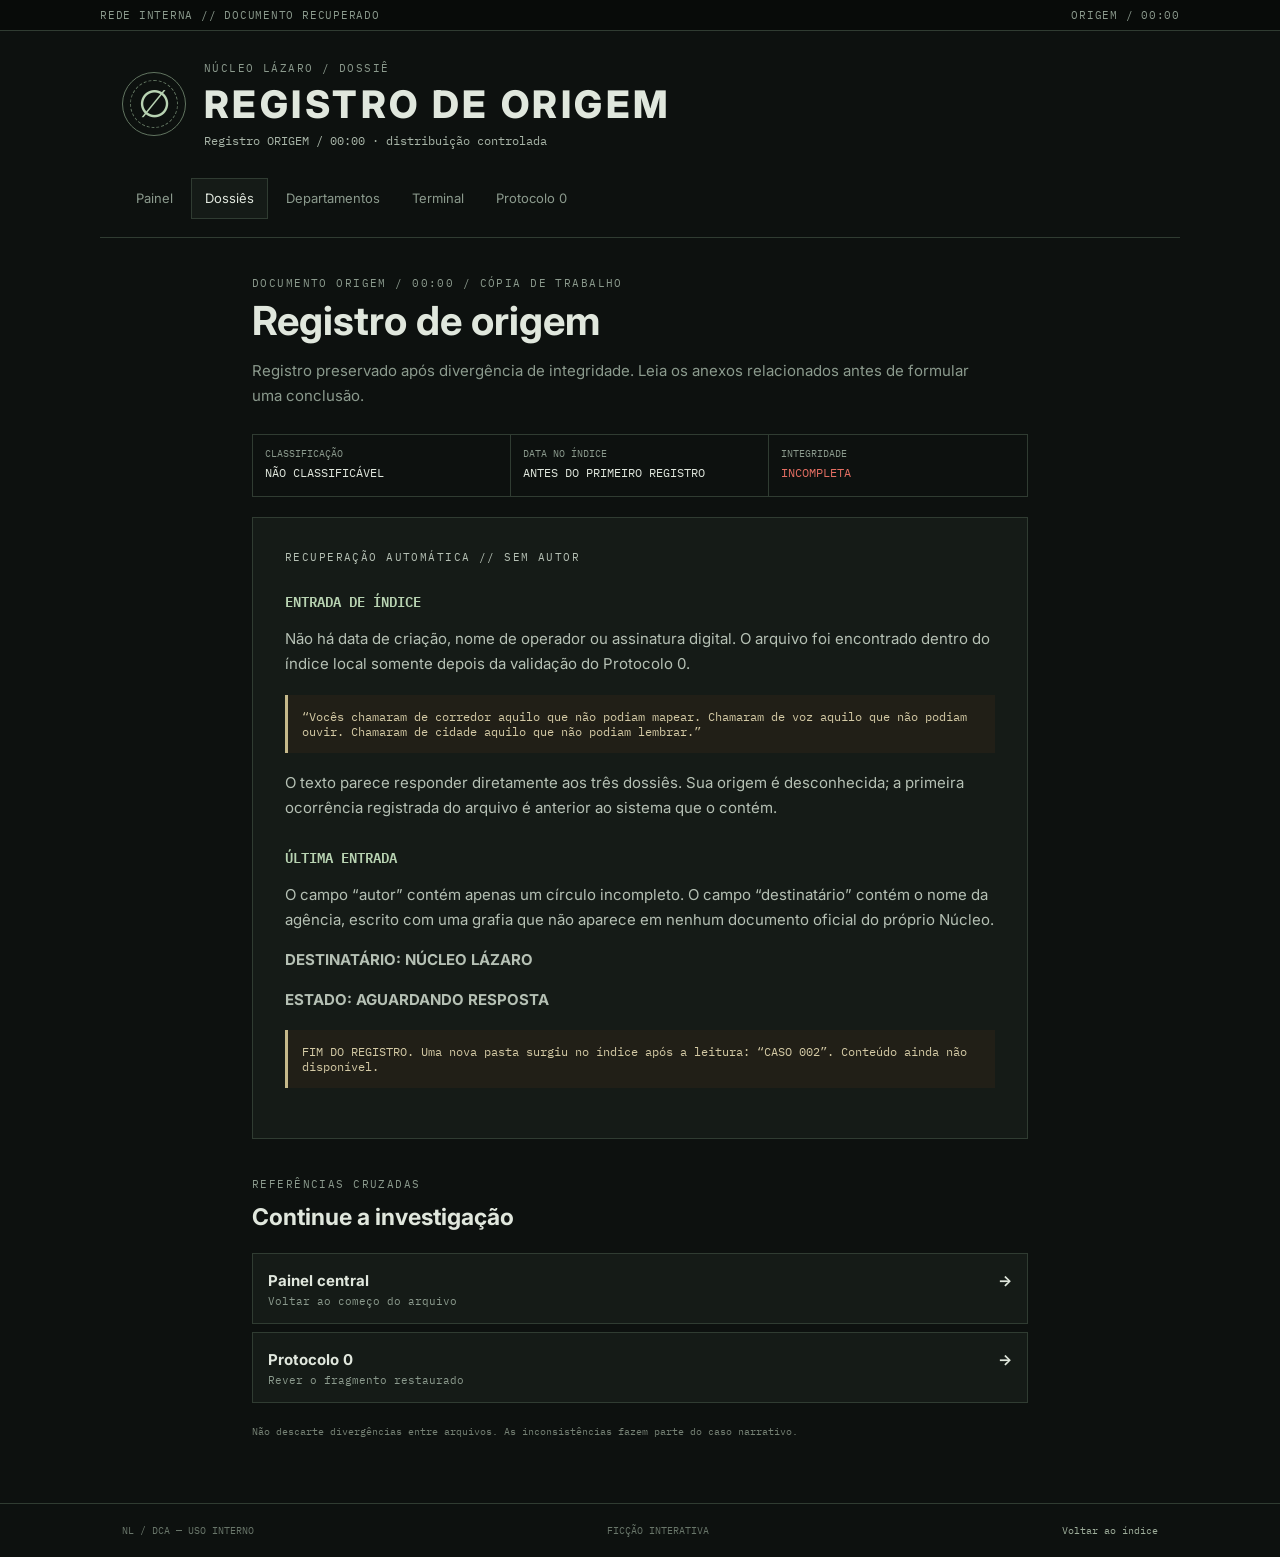
<file: origem.html>
<!doctype html><html lang="pt-BR"><head><meta charset="utf-8"><meta name="viewport" content="width=device-width,initial-scale=1"><title>ORIGEM / 00:00 // Registro de origem</title><link rel="stylesheet" href="style.css"></head><body>
<div class="topline"><span>REDE INTERNA // DOCUMENTO RECUPERADO</span><span>ORIGEM / 00:00</span></div><header class="masthead"><div class="seal"><span>∅</span><i></i></div><div><p class="eyebrow">NÚCLEO LÁZARO / DOSSIÊ</p><h1>REGISTRO DE ORIGEM</h1><p class="subhead">Registro ORIGEM / 00:00 · distribuição controlada</p></div></header>
<nav class="nav"><a href="index.html">Painel</a><a class="active" href="dossies.html">Dossiês</a><a href="departamentos.html">Departamentos</a><a href="terminal.html">Terminal</a><a href="protocolo.html">Protocolo 0</a></nav><main class="document">
<div class="page-title"><p class="eyebrow">DOCUMENTO ORIGEM / 00:00 / CÓPIA DE TRABALHO</p><h2>Registro de origem</h2><p>Registro preservado após divergência de integridade. Leia os anexos relacionados antes de formular uma conclusão.</p></div>
<div class="doc-meta"><div><small>CLASSIFICAÇÃO</small><b>NÃO CLASSIFICÁVEL</b></div><div><small>DATA NO ÍNDICE</small><b>ANTES DO PRIMEIRO REGISTRO</b></div><div><small>INTEGRIDADE</small><b class="red">INCOMPLETA</b></div></div>
<article class="doc-body">
<p class="eyebrow">RECUPERAÇÃO AUTOMÁTICA // SEM AUTOR</p><h3>ENTRADA DE ÍNDICE</h3><p>Não há data de criação, nome de operador ou assinatura digital. O arquivo foi encontrado dentro do índice local somente depois da validação do Protocolo 0.</p><div class="clue">“Vocês chamaram de corredor aquilo que não podiam mapear. Chamaram de voz aquilo que não podiam ouvir. Chamaram de cidade aquilo que não podiam lembrar.”</div><p>O texto parece responder diretamente aos três dossiês. Sua origem é desconhecida; a primeira ocorrência registrada do arquivo é anterior ao sistema que o contém.</p><h3>ÚLTIMA ENTRADA</h3><p>O campo “autor” contém apenas um círculo incompleto. O campo “destinatário” contém o nome da agência, escrito com uma grafia que não aparece em nenhum documento oficial do próprio Núcleo.</p><p><b>DESTINATÁRIO: NÚCLEO LÁZARO</b></p><p><b>ESTADO: AGUARDANDO RESPOSTA</b></p><div class="clue">FIM DO REGISTRO. Uma nova pasta surgiu no índice após a leitura: “CASO 002”. Conteúdo ainda não disponível.</div></article>
<div class="section-head"><div><p class="eyebrow">REFERÊNCIAS CRUZADAS</p><h2>Continue a investigação</h2></div></div><div class="links-list"><a href="index.html"><span><b>Painel central</b><small>Voltar ao começo do arquivo</small></span><b>→</b></a><a href="protocolo.html"><span><b>Protocolo 0</b><small>Rever o fragmento restaurado</small></span><b>→</b></a></div><p class="footnote">Não descarte divergências entre arquivos. As inconsistências fazem parte do caso narrativo.</p></main><footer><span>NL / DCA — USO INTERNO</span><span>FICÇÃO INTERATIVA</span><a href="dossies.html">Voltar ao índice</a></footer><script src="app.js"></script></body></html>
</file>
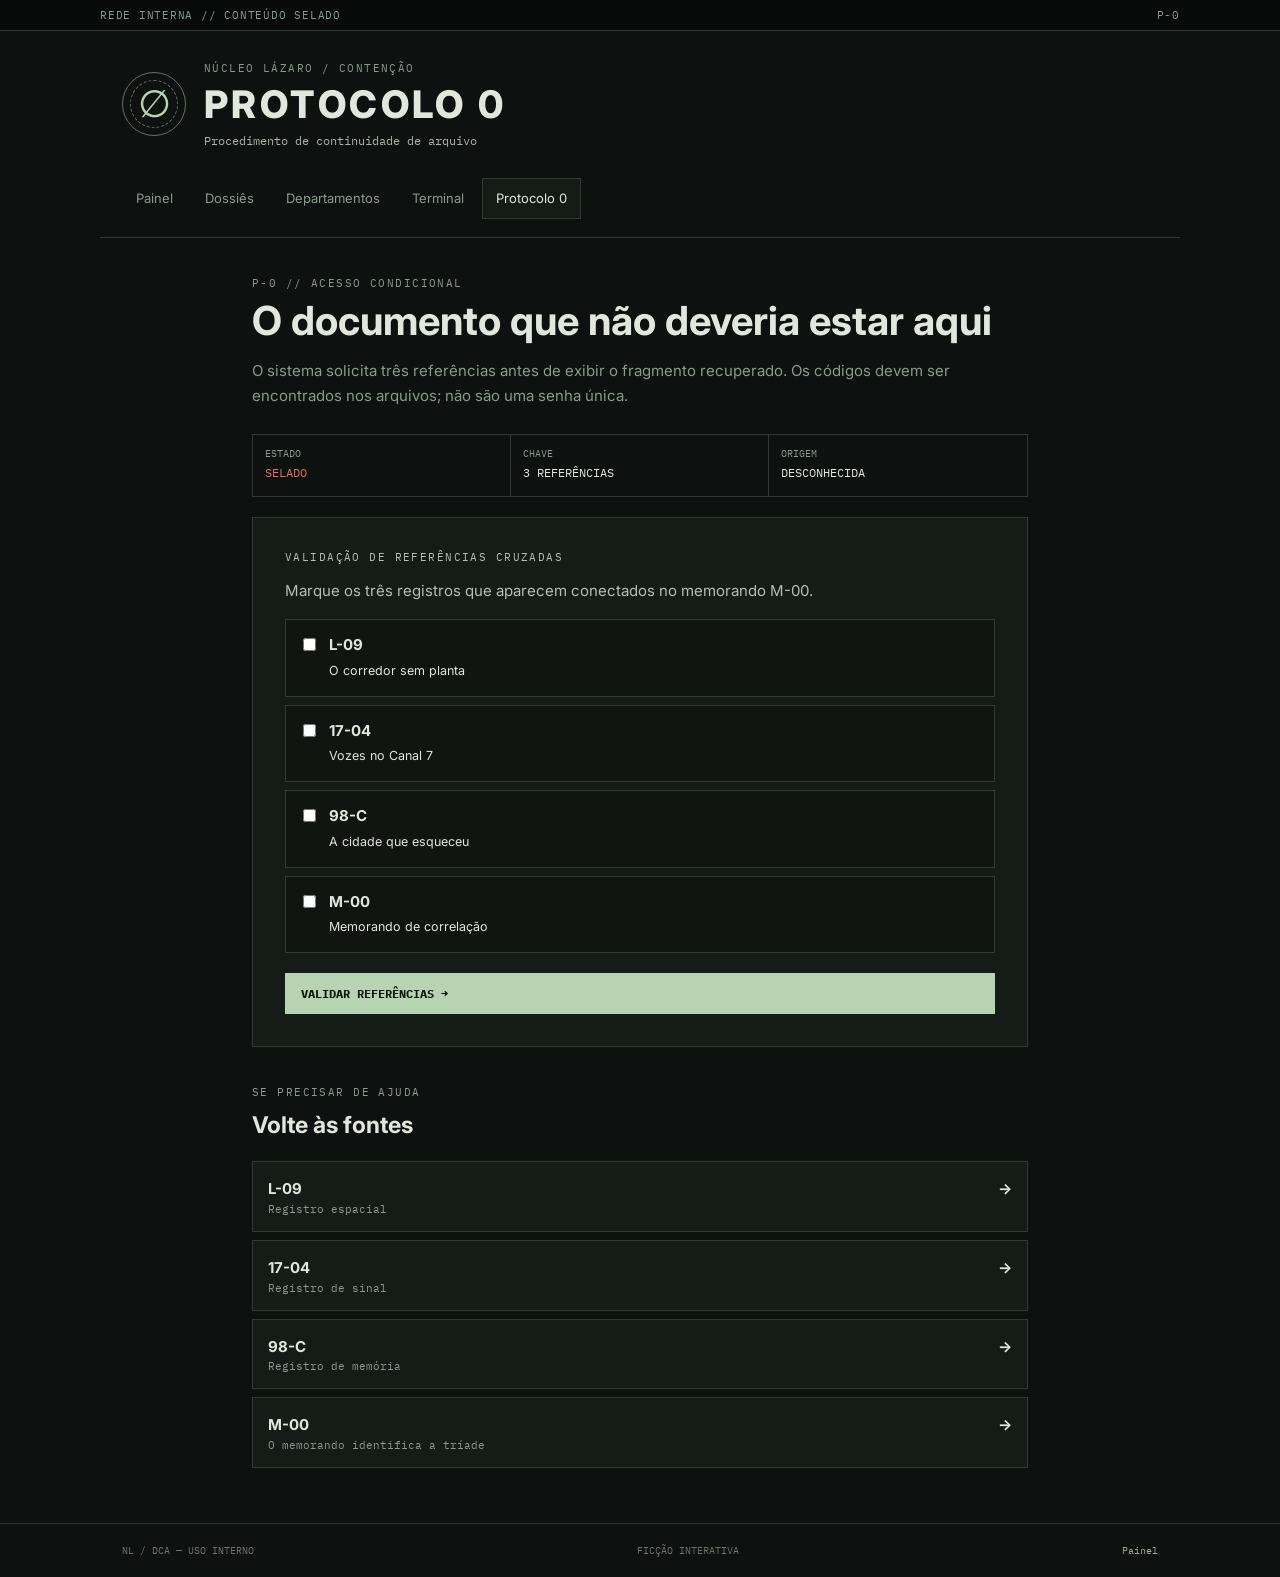
<file: protocolo.html>
<!doctype html><html lang="pt-BR"><head><meta charset="utf-8"><meta name="viewport" content="width=device-width,initial-scale=1"><title>Protocolo 0 // NL</title><link rel="stylesheet" href="style.css"></head><body>
<div class="topline"><span>REDE INTERNA // CONTEÚDO SELADO</span><span>P-0</span></div><header class="masthead"><div class="seal"><span>∅</span><i></i></div><div><p class="eyebrow">NÚCLEO LÁZARO / CONTENÇÃO</p><h1>PROTOCOLO 0</h1><p class="subhead">Procedimento de continuidade de arquivo</p></div></header>
<nav class="nav"><a href="index.html">Painel</a><a href="dossies.html">Dossiês</a><a href="departamentos.html">Departamentos</a><a href="terminal.html">Terminal</a><a class="active" href="protocolo.html">Protocolo 0</a></nav><main class="document">
<div class="page-title"><p class="eyebrow">P-0 // ACESSO CONDICIONAL</p><h2>O documento que não deveria estar aqui</h2><p>O sistema solicita três referências antes de exibir o fragmento recuperado. Os códigos devem ser encontrados nos arquivos; não são uma senha única.</p></div>
<div class="doc-meta"><div><small>ESTADO</small><b class="red">SELADO</b></div><div><small>CHAVE</small><b>3 REFERÊNCIAS</b></div><div><small>ORIGEM</small><b>DESCONHECIDA</b></div></div>
<div class="doc-body"><p class="eyebrow">VALIDAÇÃO DE REFERÊNCIAS CRUZADAS</p><p>Marque os três registros que aparecem conectados no memorando M-00.</p><form id="protocolForm" class="choices">
<label class="choice"><input type="checkbox" value="L-09"><span><b>L-09</b><br><small>O corredor sem planta</small></span></label>
<label class="choice"><input type="checkbox" value="17-04"><span><b>17-04</b><br><small>Vozes no Canal 7</small></span></label>
<label class="choice"><input type="checkbox" value="98-C"><span><b>98-C</b><br><small>A cidade que esqueceu</small></span></label>
<label class="choice"><input type="checkbox" value="M-00"><span><b>M-00</b><br><small>Memorando de correlação</small></span></label>
<button class="button" type="submit">VALIDAR REFERÊNCIAS →</button></form><p id="protocolMessage" class="clue hidden" aria-live="polite"></p><div id="protocolReveal" class="hidden"><div class="seal-line"></div><p class="eyebrow red">FRAGMENTO P-0 / RESTAURADO</p><h3>CONTINUIDADE DE ORIGEM</h3><p>O Núcleo Lázaro não foi criado para estudar incidentes isolados. Foi criado para manter separados três efeitos de uma única ocorrência: o lugar, o sinal e a lembrança.</p><p>Quando os três coincidem, o arquivo deixa de descrever o evento e começa a preparar sua repetição.</p><div class="clue">ÚLTIMA LINHA LEGÍVEL: “A primeira versão do Núcleo foi escrita pela própria ocorrência. A diretoria apenas aprendeu a copiar.”</div><p>Uma quarta referência aparece na margem: <b>ORIGEM / 00:00</b>. Nenhum arquivo com esse código está indexado.</p><a class="textlink" href="origem.html">Abrir registro de origem →</a></div></div>
<div class="section-head"><div><p class="eyebrow">SE PRECISAR DE AJUDA</p><h2>Volte às fontes</h2></div></div><div class="links-list"><a href="dossie-l09.html"><span><b>L-09</b><small>Registro espacial</small></span><b>→</b></a><a href="dossie-17.html"><span><b>17-04</b><small>Registro de sinal</small></span><b>→</b></a><a href="dossie-1998.html"><span><b>98-C</b><small>Registro de memória</small></span><b>→</b></a><a href="memorando.html"><span><b>M-00</b><small>O memorando identifica a tríade</small></span><b>→</b></a></div></main>
<footer><span>NL / DCA — USO INTERNO</span><span>FICÇÃO INTERATIVA</span><a href="index.html">Painel</a></footer><script src="app.js"></script><script>
document.getElementById('protocolForm').addEventListener('submit',e=>{e.preventDefault();const chosen=[...e.currentTarget.querySelectorAll('input:checked')].map(x=>x.value).sort().join('|');const msg=document.getElementById('protocolMessage'),rev=document.getElementById('protocolReveal');msg.classList.remove('hidden');if(chosen==='17-04|98-C|L-09'){msg.textContent='REFERÊNCIAS ACEITAS. Fragmento P-0 restaurado abaixo.';rev.classList.remove('hidden')}else{msg.textContent='REFERÊNCIAS INSUFICIENTES OU INCORRETAS. Consulte o memorando M-00 e selecione L-09, 17-04 e 98-C.';rev.classList.add('hidden')}});</script></body></html>
</file>
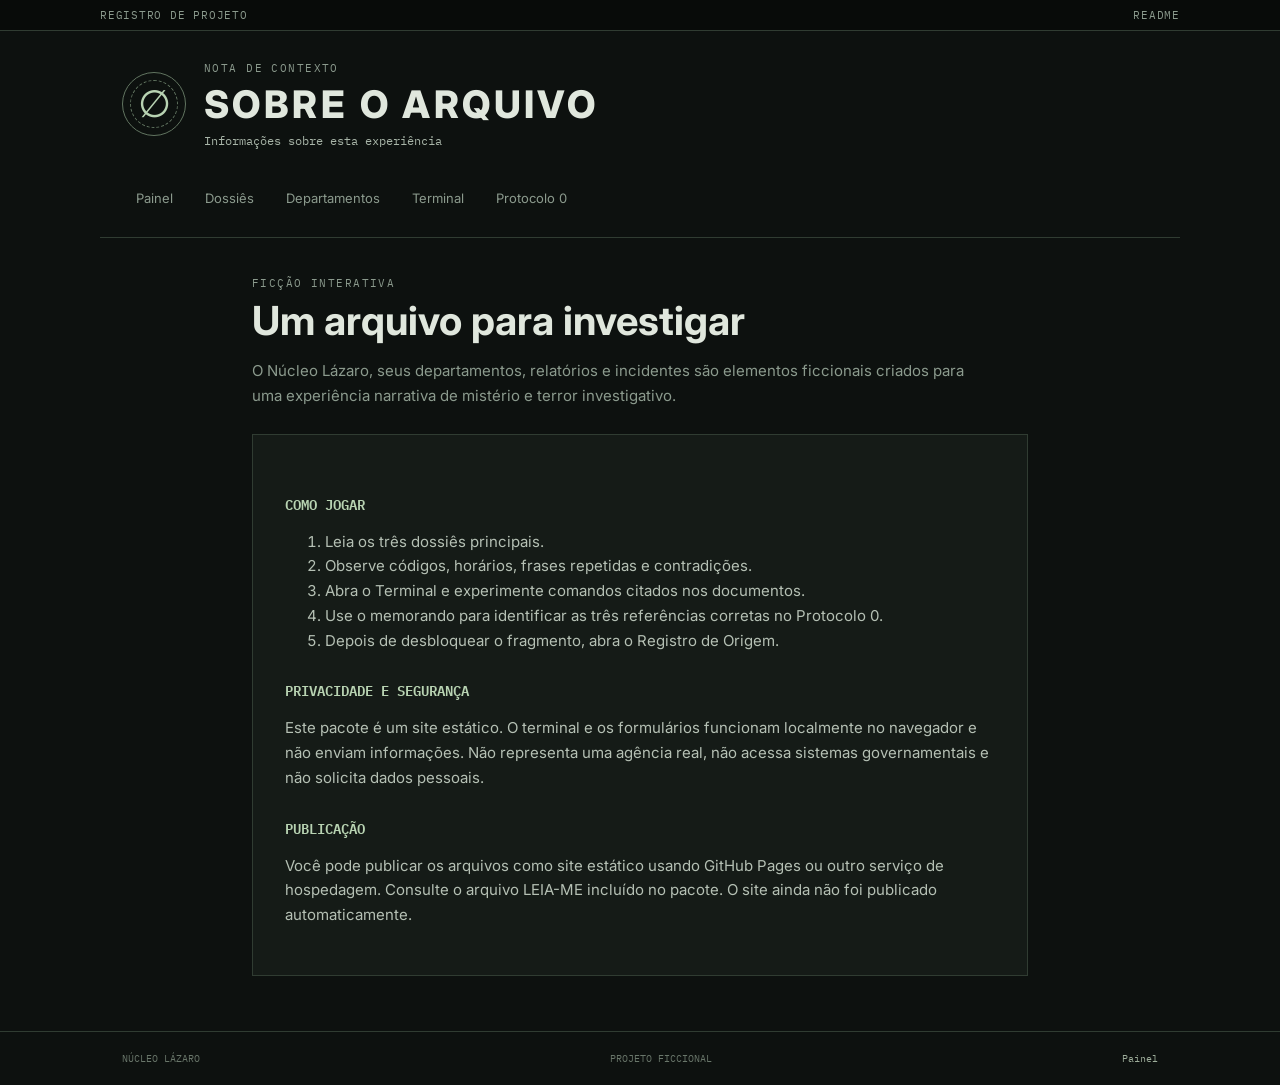
<file: sobre.html>
<!doctype html><html lang="pt-BR"><head><meta charset="utf-8"><meta name="viewport" content="width=device-width,initial-scale=1"><title>Sobre o arquivo</title><link rel="stylesheet" href="style.css"></head><body><div class="topline"><span>REGISTRO DE PROJETO</span><span>README</span></div><header class="masthead"><div class="seal"><span>∅</span><i></i></div><div><p class="eyebrow">NOTA DE CONTEXTO</p><h1>SOBRE O ARQUIVO</h1><p class="subhead">Informações sobre esta experiência</p></div></header><nav class="nav"><a href="index.html">Painel</a><a href="dossies.html">Dossiês</a><a href="departamentos.html">Departamentos</a><a href="terminal.html">Terminal</a><a href="protocolo.html">Protocolo 0</a></nav><main class="document"><div class="page-title"><p class="eyebrow">FICÇÃO INTERATIVA</p><h2>Um arquivo para investigar</h2><p>O Núcleo Lázaro, seus departamentos, relatórios e incidentes são elementos ficcionais criados para uma experiência narrativa de mistério e terror investigativo.</p></div><div class="doc-body"><h3>COMO JOGAR</h3><ol><li>Leia os três dossiês principais.</li><li>Observe códigos, horários, frases repetidas e contradições.</li><li>Abra o Terminal e experimente comandos citados nos documentos.</li><li>Use o memorando para identificar as três referências corretas no Protocolo 0.</li><li>Depois de desbloquear o fragmento, abra o Registro de Origem.</li></ol><h3>PRIVACIDADE E SEGURANÇA</h3><p>Este pacote é um site estático. O terminal e os formulários funcionam localmente no navegador e não enviam informações. Não representa uma agência real, não acessa sistemas governamentais e não solicita dados pessoais.</p><h3>PUBLICAÇÃO</h3><p>Você pode publicar os arquivos como site estático usando GitHub Pages ou outro serviço de hospedagem. Consulte o arquivo LEIA-ME incluído no pacote. O site ainda não foi publicado automaticamente.</p></div></main><footer><span>NÚCLEO LÁZARO</span><span>PROJETO FICCIONAL</span><a href="index.html">Painel</a></footer></body></html>
</file>
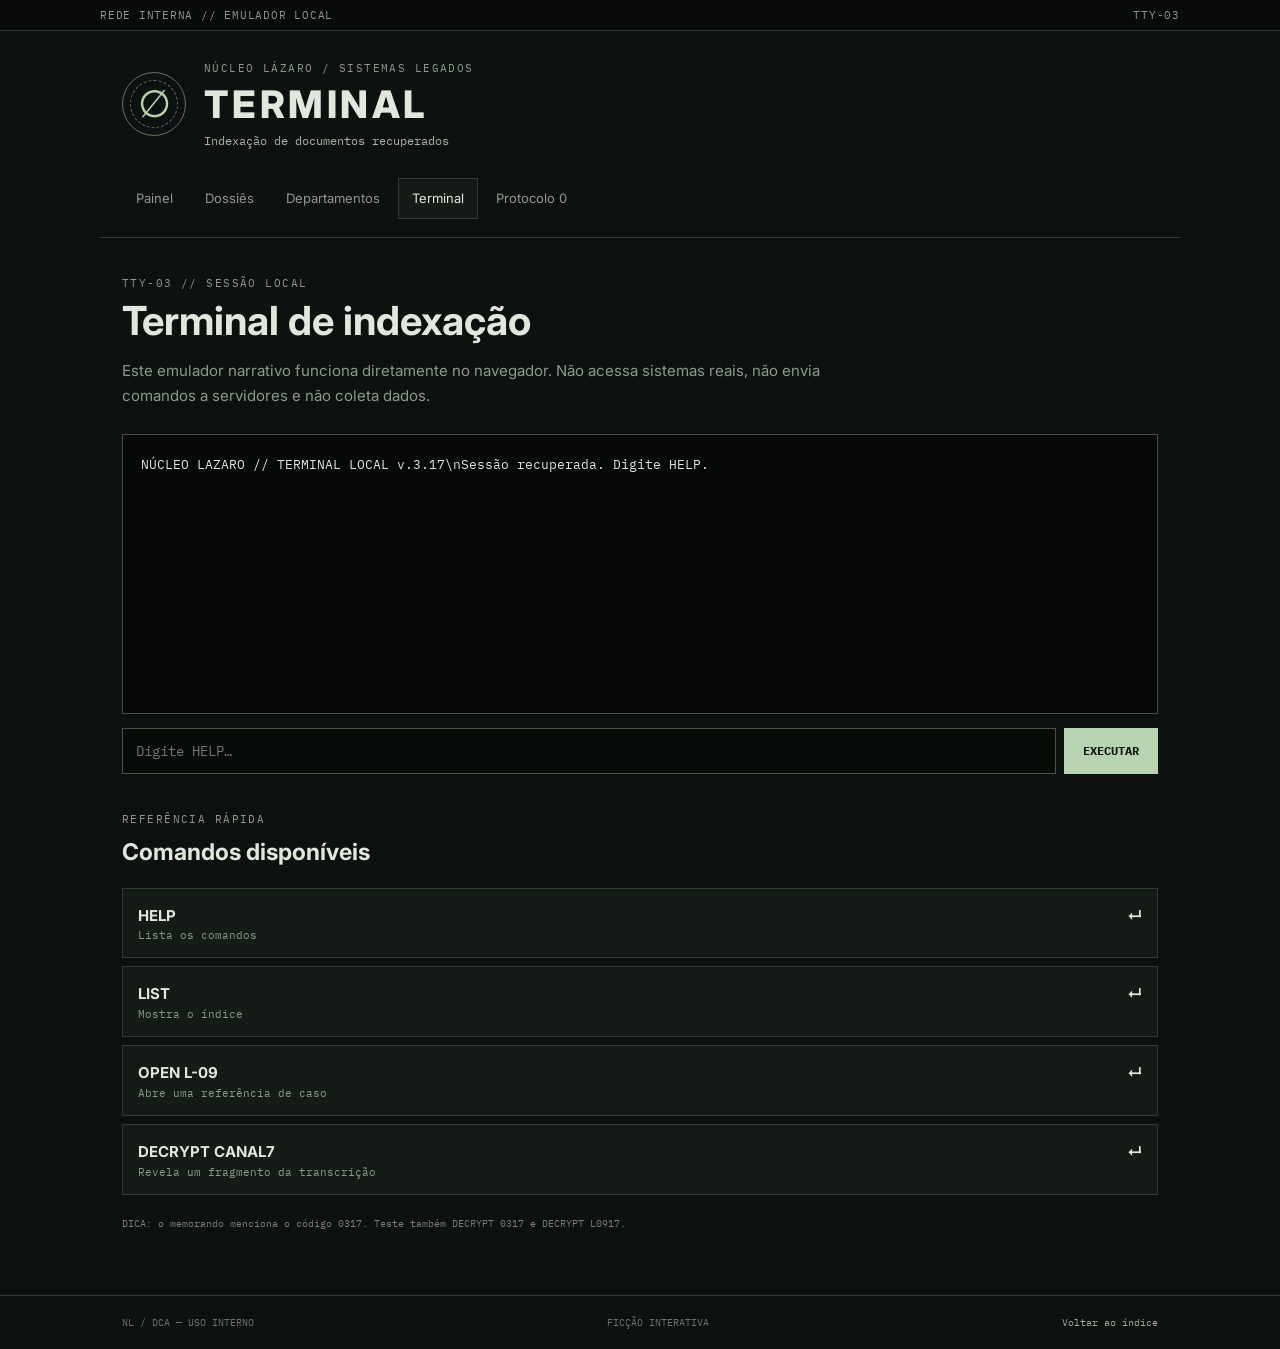
<file: terminal.html>
<!doctype html><html lang="pt-BR"><head><meta charset="utf-8"><meta name="viewport" content="width=device-width,initial-scale=1"><title>Terminal de indexação // NL</title><link rel="stylesheet" href="style.css"></head><body>
<div class="topline"><span>REDE INTERNA // EMULADOR LOCAL</span><span>TTY-03</span></div><header class="masthead"><div class="seal"><span>∅</span><i></i></div><div><p class="eyebrow">NÚCLEO LÁZARO / SISTEMAS LEGADOS</p><h1>TERMINAL</h1><p class="subhead">Indexação de documentos recuperados</p></div></header>
<nav class="nav"><a href="index.html">Painel</a><a href="dossies.html">Dossiês</a><a href="departamentos.html">Departamentos</a><a class="active" href="terminal.html">Terminal</a><a href="protocolo.html">Protocolo 0</a></nav><main>
<div class="page-title"><p class="eyebrow">TTY-03 // SESSÃO LOCAL</p><h2>Terminal de indexação</h2><p>Este emulador narrativo funciona diretamente no navegador. Não acessa sistemas reais, não envia comandos a servidores e não coleta dados.</p></div>
<div class="terminal-window" id="terminalOutput" role="log" aria-live="polite"></div><form class="terminal-form" id="terminalForm"><input class="terminal-input" id="terminalInput" autocomplete="off" autocapitalize="characters" placeholder="Digite HELP…" aria-label="Comando do terminal"><button class="action-btn" type="submit">EXECUTAR</button></form>
<div class="section-head"><div><p class="eyebrow">REFERÊNCIA RÁPIDA</p><h2>Comandos disponíveis</h2></div></div><div class="links-list"><a href="#" onclick="document.getElementById('terminalInput').value='HELP';return false"><span><b>HELP</b><small>Lista os comandos</small></span><b>↵</b></a><a href="#" onclick="document.getElementById('terminalInput').value='LIST';return false"><span><b>LIST</b><small>Mostra o índice</small></span><b>↵</b></a><a href="#" onclick="document.getElementById('terminalInput').value='OPEN L-09';return false"><span><b>OPEN L-09</b><small>Abre uma referência de caso</small></span><b>↵</b></a><a href="#" onclick="document.getElementById('terminalInput').value='DECRYPT CANAL7';return false"><span><b>DECRYPT CANAL7</b><small>Revela um fragmento da transcrição</small></span><b>↵</b></a></div>
<p class="footnote">DICA: o memorando menciona o código 0317. Teste também DECRYPT 0317 e DECRYPT L0917.</p></main><footer><span>NL / DCA — USO INTERNO</span><span>FICÇÃO INTERATIVA</span><a href="dossies.html">Voltar ao índice</a></footer><script src="app.js"></script></body></html>
</file>
<file: style.css>
@import url('https://fonts.googleapis.com/css2?family=IBM+Plex+Mono:wght@400;500;600;700&family=Inter:wght@400;500;600;700;800&display=swap');
:root{--bg:#0d110f;--panel:#151b17;--panel2:#19211b;--line:#303c32;--text:#e0e7dd;--muted:#8b9a8d;--green:#b8d3b2;--red:#e36e62;--gold:#c5b98b}
*{box-sizing:border-box}html{scroll-behavior:smooth}body{margin:0;background:var(--bg);color:var(--text);font-family:Inter,system-ui,sans-serif;font-size:15px;line-height:1.65}a{color:inherit;text-decoration:none}.topline{display:flex;justify-content:space-between;padding:8px max(18px,calc((100% - 1080px)/2));background:#080b09;border-bottom:1px solid var(--line);font:11px 'IBM Plex Mono',monospace;color:var(--muted);letter-spacing:.07em}.masthead{max-width:1080px;margin:auto;padding:30px 22px;display:flex;align-items:center;gap:18px}.seal{width:64px;height:64px;flex-shrink:0;border:1px solid #617460;border-radius:50%;display:grid;place-items:center;position:relative;color:var(--green);font:38px Georgia}.seal i{position:absolute;inset:7px;border:1px dashed #617460;border-radius:50%}.eyebrow{font:11px 'IBM Plex Mono',monospace;color:var(--muted);letter-spacing:.13em;margin:0 0 8px}.masthead h1{font-size:clamp(26px,5vw,38px);letter-spacing:.09em;margin:0;line-height:1.15;font-weight:800}.subhead{margin:6px 0 0;color:#a8b5a8;font:12px 'IBM Plex Mono',monospace}.warning{max-width:1080px;margin:0 auto 18px;padding:11px 15px;background:#241b18;border:1px solid #634038;color:#d9b6a7;font:12px 'IBM Plex Mono',monospace}.warning strong{color:var(--red)}.nav{display:flex;gap:4px;max-width:1080px;margin:auto;padding:0 22px 18px;overflow-x:auto;border-bottom:1px solid var(--line)}.nav a{white-space:nowrap;padding:9px 13px;color:var(--muted);font-size:13px;border:1px solid transparent}.nav a:hover,.nav a.active{color:var(--text);background:var(--panel);border-color:var(--line)}main{max-width:1080px;margin:auto;padding:28px 22px 55px}.panel{background:var(--panel);border:1px solid var(--line);padding:24px}.hero{display:grid;grid-template-columns:1.35fr 1fr;gap:28px;align-items:center}.hero h2{font-size:clamp(25px,4vw,40px);line-height:1.14;letter-spacing:-.035em;margin:10px 0 16px;max-width:580px}.hero p:not(.eyebrow){color:#a8b4a8;max-width:610px}.red{color:var(--red)!important}.button{display:inline-flex;align-items:center;justify-content:space-between;gap:30px;margin-top:12px;padding:12px 15px;background:var(--green);color:#101710;font:700 12px 'IBM Plex Mono',monospace;border:1px solid var(--green)}.button:hover{filter:brightness(1.1)}.button.secondary{background:transparent;color:var(--green)}.statusbox{border:1px solid var(--line);background:#101511;padding:17px}.statushead,.statusrow{display:flex;justify-content:space-between;gap:15px}.statushead{padding-bottom:15px;border-bottom:1px solid var(--line);font:11px 'IBM Plex Mono',monospace}.statushead b{color:var(--green)}.pulse{animation:pulse 2s infinite}@keyframes pulse{50%{opacity:.4}}.statusrow{font-size:12px;padding:13px 0;border-bottom:1px solid #252f27;color:var(--muted)}.statusrow b{font:600 11px 'IBM Plex Mono',monospace;color:var(--green);text-align:right}.section-head{display:flex;align-items:end;justify-content:space-between;gap:12px;margin:38px 0 16px}.section-head h2,.split h2,.terminal-teaser h2{margin:0;font-size:23px}.muted{color:var(--muted);font:11px 'IBM Plex Mono',monospace}.cards{display:grid;grid-template-columns:repeat(3,1fr);gap:12px}.file-card{padding:18px;background:var(--panel);border:1px solid var(--line);display:flex;flex-direction:column;min-height:240px;transition:.2s}.file-card:hover{border-color:#728d6f;transform:translateY(-2px)}.tag{align-self:flex-start;border:1px solid #435645;color:var(--green);font:10px 'IBM Plex Mono',monospace;padding:4px 7px}.file-icon{font-size:26px;color:#849c81;margin:12px 0 3px}.file-card h3{font-size:18px;margin:0 0 7px}.file-card p{font-size:13px;color:var(--muted);margin:0 0 22px}.card-foot{display:flex;justify-content:space-between;gap:8px;margin-top:auto;padding-top:12px;border-top:1px solid var(--line);font:9px 'IBM Plex Mono',monospace;color:var(--muted)}.card-foot b{color:var(--green);white-space:nowrap}.split{display:grid;grid-template-columns:1fr 1fr;gap:12px;margin-top:16px}.split p:not(.eyebrow){color:var(--muted)}.textlink{display:inline-block;color:var(--green);font:12px 'IBM Plex Mono',monospace;margin-top:10px;border-bottom:1px solid #5b785a;padding-bottom:3px}.quote{position:relative}.quote-mark{font:70px Georgia;color:#4d684b;line-height:.7}.quote blockquote{font-size:21px;line-height:1.4;margin:12px 0}.quote>p{font:11px 'IBM Plex Mono',monospace}.terminal-teaser{margin-top:16px;padding:24px;border:1px dashed #4b604a;display:flex;align-items:center;justify-content:space-between;gap:22px;background:#111713}.terminal-teaser p:not(.eyebrow){color:var(--muted);max-width:560px}footer{border-top:1px solid var(--line);display:flex;flex-wrap:wrap;justify-content:space-between;gap:10px;padding:20px max(22px,calc((100% - 1036px)/2));color:#69766a;font:10px 'IBM Plex Mono',monospace}footer a{color:#9eae9b}.page-title{margin:10px 0 25px}.page-title h2{font-size:clamp(27px,5vw,40px);line-height:1.15;margin:5px 0 10px}.page-title p:last-child{color:var(--muted);max-width:720px}.document{max-width:820px}.doc-meta{display:grid;grid-template-columns:repeat(3,1fr);border:1px solid var(--line);margin:20px 0}.doc-meta div{padding:12px;border-right:1px solid var(--line)}.doc-meta div:last-child{border:0}.doc-meta small{display:block;font:10px 'IBM Plex Mono',monospace;color:var(--muted)}.doc-meta b{font:12px 'IBM Plex Mono',monospace}.doc-body{background:var(--panel);border:1px solid var(--line);padding:clamp(18px,4vw,32px)}.doc-body h3{font:600 14px 'IBM Plex Mono',monospace;color:var(--green);margin-top:25px}.doc-body p,.doc-body li{color:#b5c0b4}.redact{display:inline-block;background:#d6ddd3;color:#d6ddd3;min-width:90px;user-select:none;border-radius:1px}.clue{padding:14px;border-left:3px solid var(--gold);background:#211f17;color:#d4caa5;font:12px 'IBM Plex Mono',monospace;margin:18px 0}.links-list{display:grid;gap:8px}.links-list a{padding:15px;border:1px solid var(--line);background:var(--panel);display:flex;justify-content:space-between;gap:15px}.links-list a:hover{border-color:#728d6f}.links-list small{display:block;color:var(--muted);font:11px 'IBM Plex Mono',monospace}.searchbar{display:flex;gap:8px;margin:15px 0}.searchbar input,.terminal-input{width:100%;min-width:0;background:#080c09;border:1px solid #465646;padding:13px;color:var(--text);font:14px 'IBM Plex Mono',monospace;border-radius:0}.searchbar button,.action-btn{border:1px solid var(--green);background:var(--green);color:#111710;font:700 12px 'IBM Plex Mono',monospace;padding:0 15px;cursor:pointer}.result-note{font:11px 'IBM Plex Mono',monospace;color:var(--muted);margin:10px 0}.terminal-window{background:#060907;border:1px solid #405340;padding:18px;font:13px/1.8 'IBM Plex Mono',monospace;min-height:280px}.terminal-window .out{color:#a9c5a4;white-space:pre-wrap;overflow-wrap:anywhere}.terminal-window .err{color:var(--red)}.terminal-form{display:flex;gap:8px;margin-top:14px}.terminal-form button{padding:0 18px}.choices{display:grid;gap:8px}.choice{display:flex;gap:10px;align-items:flex-start;padding:13px;border:1px solid var(--line);background:#101511;cursor:pointer}.choice input{accent-color:#a9c5a4;margin-top:5px}.choice:hover{border-color:#718c6e}.hidden{display:none!important}.footnote{font:10px 'IBM Plex Mono',monospace;color:#758174;margin-top:22px}.seal-line{height:1px;background:var(--line);margin:20px 0}
@media(max-width:700px){.masthead{padding:23px 18px}.seal{width:52px;height:52px;font-size:31px}.warning{margin:0 14px 15px}.nav{padding-left:14px;padding-right:14px}.nav a{padding:9px 11px}main{padding:22px 14px 40px}.hero{grid-template-columns:1fr;gap:20px;padding:19px}.cards{grid-template-columns:1fr}.file-card{min-height:0}.file-icon{margin-top:8px}.split{grid-template-columns:1fr}.section-head{align-items:flex-start;flex-direction:column}.terminal-teaser{align-items:flex-start;flex-direction:column;padding:19px}.doc-meta{grid-template-columns:1fr}.doc-meta div{border-right:0;border-bottom:1px solid var(--line)}.doc-meta div:last-child{border-bottom:0}.searchbar{flex-direction:column}.searchbar button{padding:12px}.terminal-form{flex-direction:column}.terminal-form button{padding:12px}footer{padding:18px;flex-direction:column}.statusbox{padding:14px}}
@media(prefers-reduced-motion:reduce){*{animation:none!important;scroll-behavior:auto!important;transition:none!important}}
</file>
